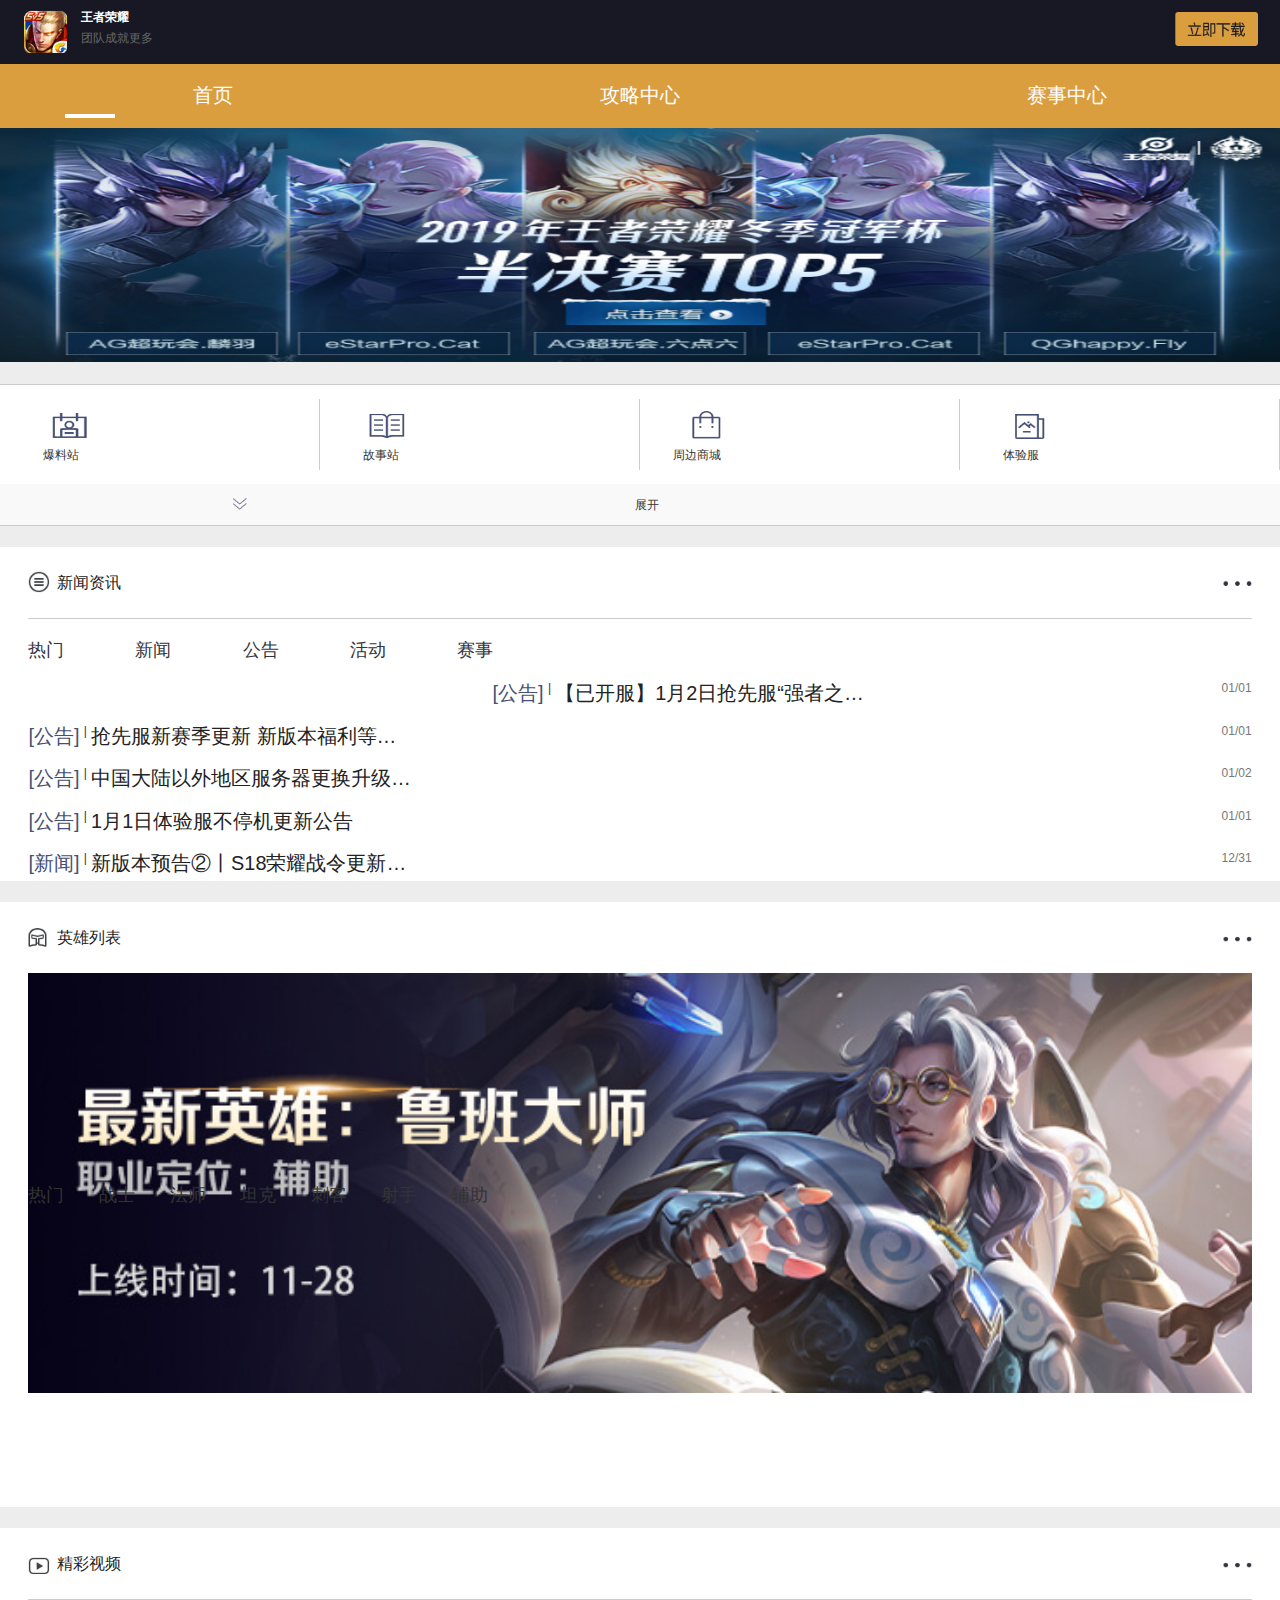
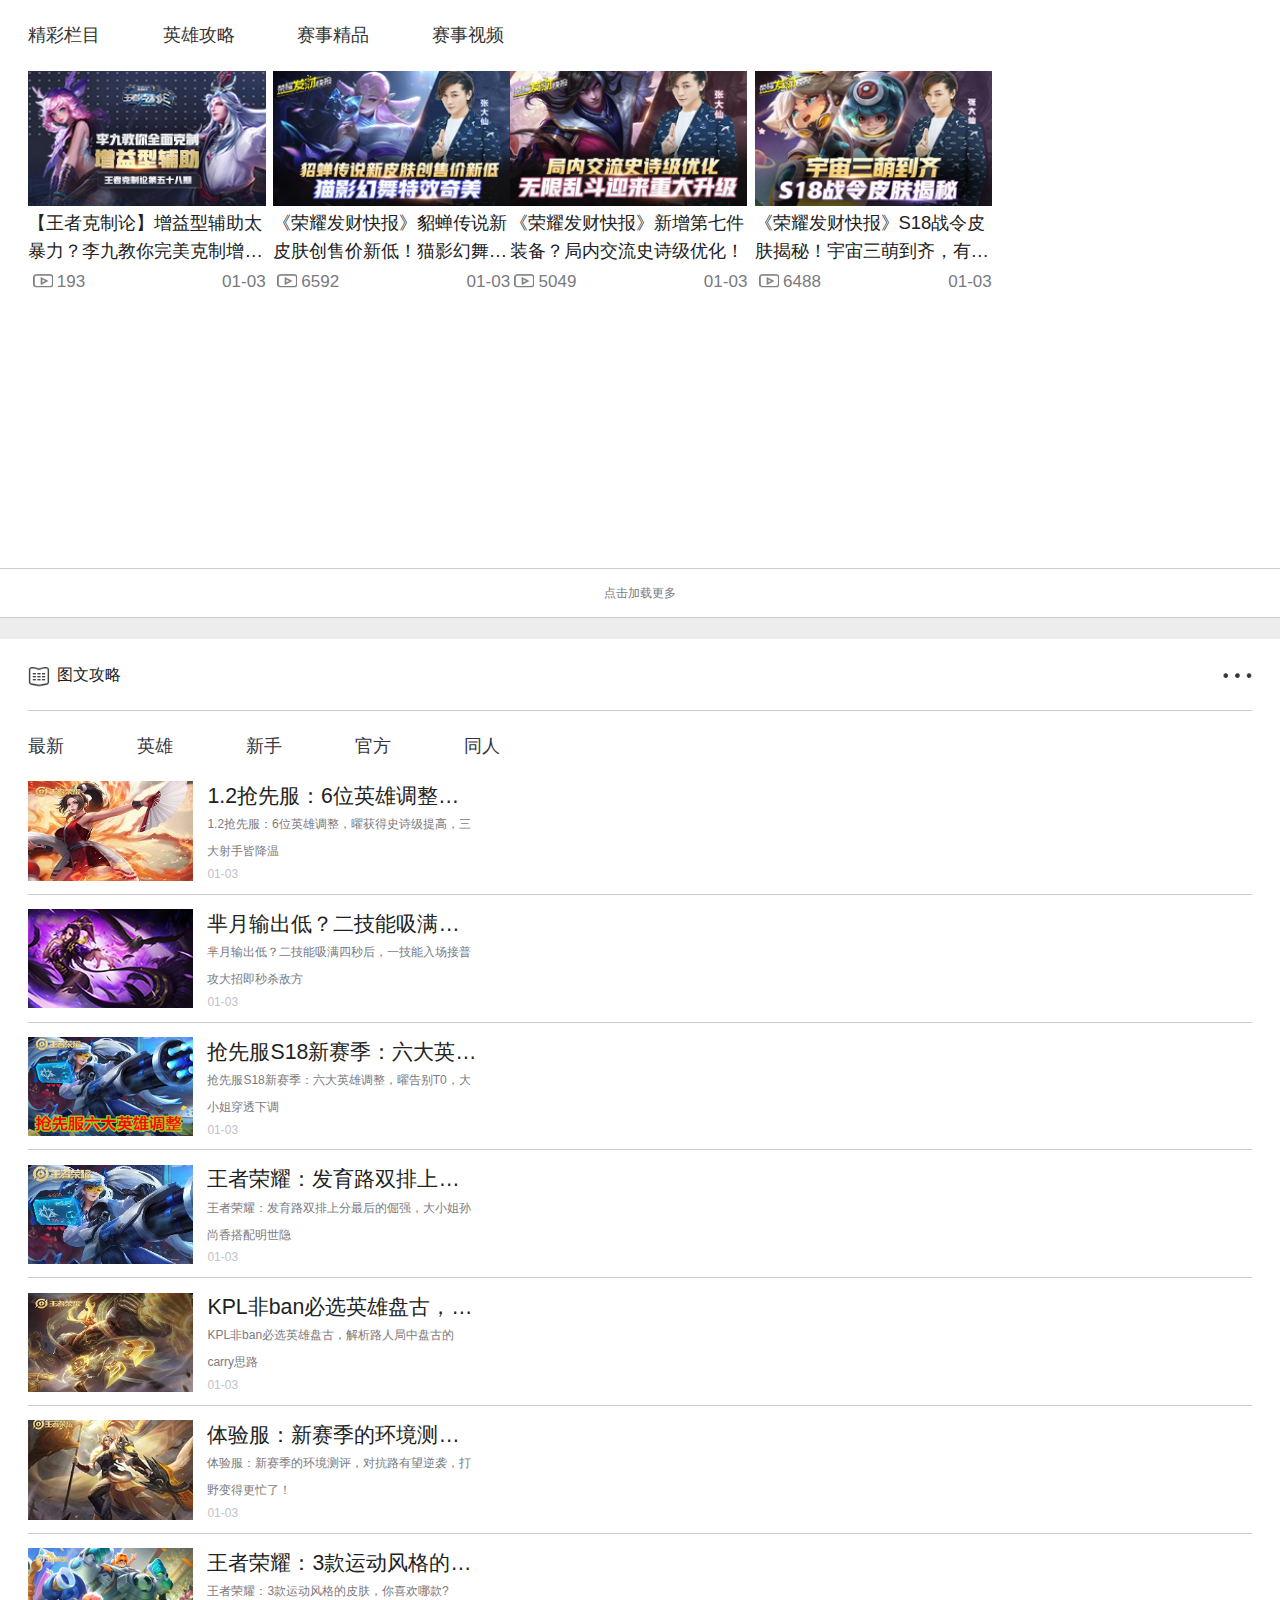
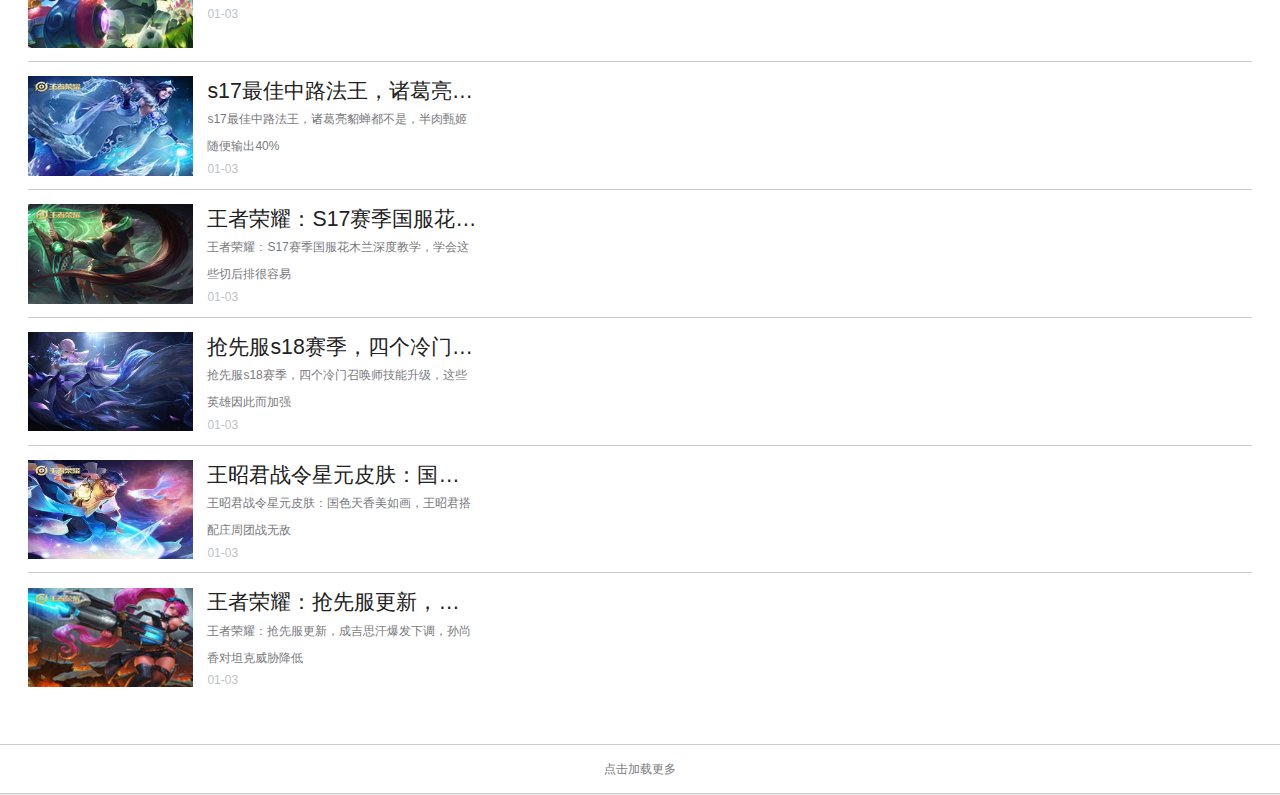
<file: index.html>
<!DOCTYPE html>
<html lang="en">

<head>
    <meta charset="UTF-8">
    <meta name="viewport" content="width=, initial-scale=1.0">
    <meta http-equiv="X-UA-Compatible" content="ie=edge">
    <title>Document</title>
    <script src="./js/flexible.debug.js"></script>
    <script src="./js/flexible_css.debug.js"></script>
    <link rel="stylesheet" href="./lib/reset/reset.css">
    <link rel="stylesheet" href="./css/common.css">
    <link rel="stylesheet" href="./css/index.css">
</head>

<body>
    <!-- 1、顶部 -->
    <div class="top">
        <div class="top-cont">
            <i class="top-cont-logo"></i>
            <div class="top-cont-title">
                <h2>王者荣耀</h2>
                <p>团队成就更多</p>
            </div>
        </div>
        <div class="top-button">
            <a href="#"></a>
        </div>
    </div>

    <!-- 2、顶部导航 -->
    <div class="top-nav">
        <a href="./index.html">首页</a>
        <a href="./strategy.html">攻略中心</a>
        <a href="./compete.html">赛事中心</a>
    </div>

    <!-- 3、轮播图 -->
    <div class="poster">
        <ul>
            <li><img src="./image/poster-2.jpeg" alt=""></li>
        </ul>
    </div>

    <!-- 4、主体导航 -->
    <nav>
        <ul class="mainnav">
            <li>
                <a href="">
                    <i></i>
                    <span>爆料站</span>
                </a>
            </li>
            <li>
                <a href="./story.html">
                    <i></i>
                    <span>故事站</span>
                </a>
            </li>
            <li>
                <a href="">
                    <i></i>
                    <span>周边商城</span>
                </a>
            </li>
            <li>
                <a href="">
                    <i></i>
                    <span>体验服</span>
                </a>
            </li>
        </ul>
        <div class="mainnav-more">
            <span>展开</span>
        </div>
    </nav>

    <!-- 5、新闻资讯 -->
    <div class="news">
        <!-- 5.1 新闻资讯标题 -->
        <div class="news-title">
            <i></i>
            <h2>新闻资讯</h2>
            <a href=""></a>
        </div>
        <!-- 5.2 新闻资讯内容 -->
        <div class="news-cont">
            <!-- 5.2.1 导航 -->
            <ul class="news-count-nav">
                <li>
                    <a href="">热门</a>
                    <a href="">新闻</a>
                    <a href="">公告</a>
                    <a href="">活动</a>
                    <a href="">赛事</a>
                </li>
            </ul>
            <!-- 5.2.2 列表 -->
            <ul class="news-count-list">
                <li>
                    <a href="">
                        <span class="cotegory">[公告]</span>
                        <span class="split">|</span>
                        <span class="title">【已开服】1月2日抢先服“强者之路”版本更新公告</span>
                        <span class="time">01/01</span>
                    </a>
                </li>
            </ul>
            <ul class="news-count-list">
                <li>
                    <a href="">
                        <span class="cotegory">[公告]</span>
                        <span class="split">|</span>
                        <span class="title">抢先服新赛季更新 新版本福利等你来拿</span>
                        <span class="time">01/01</span>
                    </a>
                </li>
            </ul>
            <ul class="news-count-list">
                <li>
                    <a href="">
                        <span class="cotegory">[公告]</span>
                        <span class="split">|</span>
                        <span class="title">中国大陆以外地区服务器更换升级公告</span>
                        <span class="time">01/02</span>
                    </a>
                </li>
            </ul>
            <ul class="news-count-list">
                <li>
                    <a href="">
                        <span class="cotegory">[公告]</span>
                        <span class="split">|</span>
                        <span class="title">1月1日体验服不停机更新公告</span>
                        <span class="time">01/01</span>
                    </a>
                </li>
            </ul>
            <ul class="news-count-list">
                <li>
                    <a href="">
                        <span class="cotegory">[新闻]</span>
                        <span class="split">|</span>
                        <span class="title">新版本预告②丨S18荣耀战令更新，昭君新衣抢先看！</span>
                        <span class="time">12/31</span>
                    </a>
                </li>
            </ul>
        </div>
    </div>

    <!-- 6、英雄列表 -->
    <div class="hero">
        <!-- 6.1 标题  -->
        <div class="hero-title">
            <i></i>
            <h2>英雄列表</h2>
            <a href=""></a>
        </div>
        <!-- 6.2 海报图 -->
        <div class="hero-poster">
            <img src="./image/poster-3.jpg" alt="">
        </div>
        <!-- 6.3 英雄分类 -->
        <div class="hero-sort">
            <!-- 6.3.1 英雄分类标题 -->
            <ul class="hero-sort-title">
                <li>
                    <a href="">热门</a>
                    <a href="">战士</a>
                    <a href="">法师</a>
                    <a href="">坦克</a>
                    <a href="">刺客</a>
                    <a href="">射手</a>
                    <a href="">辅助</a>
                </li>
            </ul>
            <!-- 6.3.2 英雄分类列表 -->
            <ul class="hero-sort-list">
                <li>
                    <a href="">
                        <img src="./image/kai.webp" alt="">
                        <p>凯</p>
                    </a>
                </li>
                <li>
                    <a href="">
                        <img src="./image/lubanqihao.jpg" alt="">
                        <p>鲁班七号</p>
                    </a>
                </li>
                <li>
                    <a href="">
                        <img src="./image/sunwukong.webp" alt="">
                        <p>孙悟空</p>
                    </a>
                </li>
                <li>
                    <a href="">
                        <img src="./image/houyi.webp" alt="">
                        <p>后裔</p>
                    </a>
                </li>
                <li>
                    <a href="">
                        <img src="./image/yase.webp" alt="">
                        <p>亚瑟</p>
                    </a>
                </li>
                <li>
                    <a href="">
                        <img src="./image/sunshangxiang.jpg" alt="">
                        <p>孙尚香</p>
                    </a>
                </li>
                <li>
                    <a href="">
                        <img src="./image/daji.jpg" alt="">
                        <p>妲己</p>
                    </a>
                </li>
                <li>
                    <a href="">
                        <img src="./image/diaochan.jpg" alt="">
                        <p>貂蝉</p>
                    </a>
                </li>
                <li>
                    <a href="">
                        <img src="./image/zhenji.jpg" alt="">
                        <p>甄姬</p>
                    </a>
                </li>
                <li>
                    <a href="">
                        <img src="./image/anqila.jpg" alt="">
                        <p>安琪拉</p>
                    </a>
                </li>
            </ul>
        </div>
    </div>

    <!-- 7、精彩视频 -->
    <div class="video">
        <!-- 7.1 标题 -->
        <div class="video-title">
            <i></i>
            <h2>精彩视频</h2>
            <a href=""></a>
        </div>
        <!-- 7.2 内容 -->
        <div class="video-cont"></div>
        <!-- 7.2.1 视频内容导航 -->
        <ul class="video-cont-nav">
            <li>
                <a href="">精彩栏目</a>
                <a href="">英雄攻略</a>
                <a href="">赛事精品</a>
                <a href="">赛事视频</a>
            </li>
        </ul>
        <!-- 7.2.2 视频内容列表 -->
        <ul class="video-cont-list">
            <li>
                <a href="">
                    <img src="./image/video-1.jpg" alt="">
                    <p>【王者克制论】增益型辅助太暴力？李九教你完美克制增益型辅助</p>
                </a>
                <i>193</i>
                <span>01-03</span>
            </li>
            <li>
                <a href="">
                    <img src="./image/video-2.jpg" alt="">
                    <p>《荣耀发财快报》貂蝉传说新皮肤创售价新低！猫影幻舞特效奇美</p>
                </a>
                <i>6592</i>
                <span>01-03</span>
            </li>
            <li>
                <a href="">
                    <img src="./image/video-3.jpg" alt="">
                    <p>《荣耀发财快报》新增第七件装备？局内交流史诗级优化！</p>
                </a>
                <i>5049</i>
                <span>01-03</span>
            </li>
            <li>
                <a href="">
                    <img src="./image/video-4.jpg" alt="">
                    <p>《荣耀发财快报》S18战令皮肤揭秘！宇宙三萌到齐，有内味了</p>
                </a>
                <i>6488</i>
                <span>01-03</span>
            </li>
        </ul>
    </div>
    <!-- 7.3 更多 -->
    <div class="video-more">
        <a href="">点击加载更多</a>
    </div>

    <!-- 8.图文攻略 -->
    <div class="imgtext">
        <!-- 8.1 图文攻略标题 -->
        <div class="imgtext-title">
            <i></i>
            <h2>图文攻略</h2>
            <a href=""></a>
        </div>
        <!-- 8.2 图文攻略内容 -->
        <ul class="imgtext-cont">
            <!-- 8.1.1 内容导航 -->
            <ul class="imgtext-cont-nav">
                <li>
                    <a href="">最新</a>
                    <a href="">英雄</a>
                    <a href="">新手</a>
                    <a href="">官方</a>
                    <a href="">同人</a>
                </li>
            </ul>
            <!-- 8.21.2 内容列表 -->
            <ul class="imgtext-cont-list">
                <li>
                    <a href="">
                        <img src="./image/imgtext-1.jpg" alt="">
                        <div class="imgtext-cont-list-text">
                            <h2>1.2抢先服：6位英雄调整，曜获得史诗级提高，三大射手皆降温</h2>
                            <span>1.2抢先服：6位英雄调整，曜获得史诗级提高，三大射手皆降温</span>
                            <p>01-03</p>
                        </div>
                    </a>
                </li>
                <li>
                    <img src="./image/imgtext-2.jpg" alt="">
                    <div class="imgtext-cont-list-text">
                        <h2>芈月输出低？二技能吸满四秒后，一技能入场接普攻大招即秒杀敌方</h2>
                        <span>芈月输出低？二技能吸满四秒后，一技能入场接普攻大招即秒杀敌方</span>
                        <p>01-03</p>
                    </div>
                </li>
                <li>
                    <img src="./image/imgtext-3.jpg" alt="">
                    <div class="imgtext-cont-list-text">
                        <h2>抢先服S18新赛季：六大英雄调整，曜告别T0，大小姐穿透下调</h2>
                        <span>抢先服S18新赛季：六大英雄调整，曜告别T0，大小姐穿透下调</span>
                        <p>01-03</p>
                    </div>
                </li>
                <li>
                    <img src="./image/imgtext-4.jpg" alt="">
                    <div class="imgtext-cont-list-text">
                        <h2>王者荣耀：发育路双排上分最后的倔强，大小姐孙尚香搭配明世隐</h2>
                        <span>王者荣耀：发育路双排上分最后的倔强，大小姐孙尚香搭配明世隐</span>
                        <p>01-03</p>
                    </div>
                </li>
                <li>
                    <img src="./image/imgtext-5.jpg" alt="">
                    <div class="imgtext-cont-list-text">
                        <h2>KPL非ban必选英雄盘古，解析路人局中盘古的carry思路</h2>
                        <span>KPL非ban必选英雄盘古，解析路人局中盘古的carry思路</span>
                        <p>01-03</p>
                    </div>
                </li>
                <li>
                    <img src="./image/imgtext-6.jpg" alt="">
                    <div class="imgtext-cont-list-text">
                        <h2>体验服：新赛季的环境测评，对抗路有望逆袭，打野变得更忙了！</h2>
                        <span>体验服：新赛季的环境测评，对抗路有望逆袭，打野变得更忙了！</span>
                        <p>01-03</p>
                    </div>
                </li>
                <li>
                    <img src="./image/imgtext-7.jpg" alt="">
                    <div class="imgtext-cont-list-text">
                        <h2>王者荣耀：3款运动风格的皮肤，你喜欢哪款?</h2>
                        <span>王者荣耀：3款运动风格的皮肤，你喜欢哪款?</span>
                        <p>01-03</p>
                    </div>
                </li>
                <li>
                    <img src="./image/imgtext-8.jpg" alt="">
                    <div class="imgtext-cont-list-text">
                        <h2>s17最佳中路法王，诸葛亮貂蝉都不是，半肉甄姬随便输出40%</h2>
                        <span>s17最佳中路法王，诸葛亮貂蝉都不是，半肉甄姬随便输出40%</span>
                        <p>01-03</p>
                    </div>
                </li>
                <li>
                    <img src="./image/imgtext-9.jpg" alt="">
                    <div class="imgtext-cont-list-text">
                        <h2>王者荣耀：S17赛季国服花木兰深度教学，学会这些切后排很容易</h2>
                        <span>王者荣耀：S17赛季国服花木兰深度教学，学会这些切后排很容易</span>
                        <p>01-03</p>
                    </div>
                </li>
                <li>
                    <img src="./image/imgtext-10.jpg" alt="">
                    <div class="imgtext-cont-list-text">
                        <h2>抢先服s18赛季，四个冷门召唤师技能升级，这些英雄因此而加强</h2>
                        <span>抢先服s18赛季，四个冷门召唤师技能升级，这些英雄因此而加强</span>
                        <p>01-03</p>
                    </div>
                </li>
                <li>
                    <img src="./image/imgtext-11.jpg" alt="">
                    <div class="imgtext-cont-list-text">
                        <h2>王昭君战令星元皮肤：国色天香美如画，王昭君搭配庄周团战无敌</h2>
                        <span>王昭君战令星元皮肤：国色天香美如画，王昭君搭配庄周团战无敌</span>
                        <p>01-03</p>
                    </div>
                </li>
                <li>
                    <img src="./image/imgtext-12.jpg" alt="">
                    <div class="imgtext-cont-list-text">
                        <h2>王者荣耀：抢先服更新，成吉思汗爆发下调，孙尚香对坦克威胁降低</h2>
                        <span>王者荣耀：抢先服更新，成吉思汗爆发下调，孙尚香对坦克威胁降低</span>
                        <p>01-03</p>
                    </div>
                </li>
            </ul>
    </div>
    </div>
    <!-- 8.3 更多 -->
    <div class="video-more">
        <a href="">点击加载更多</a>
    </div>
</body>

</html>
</file>
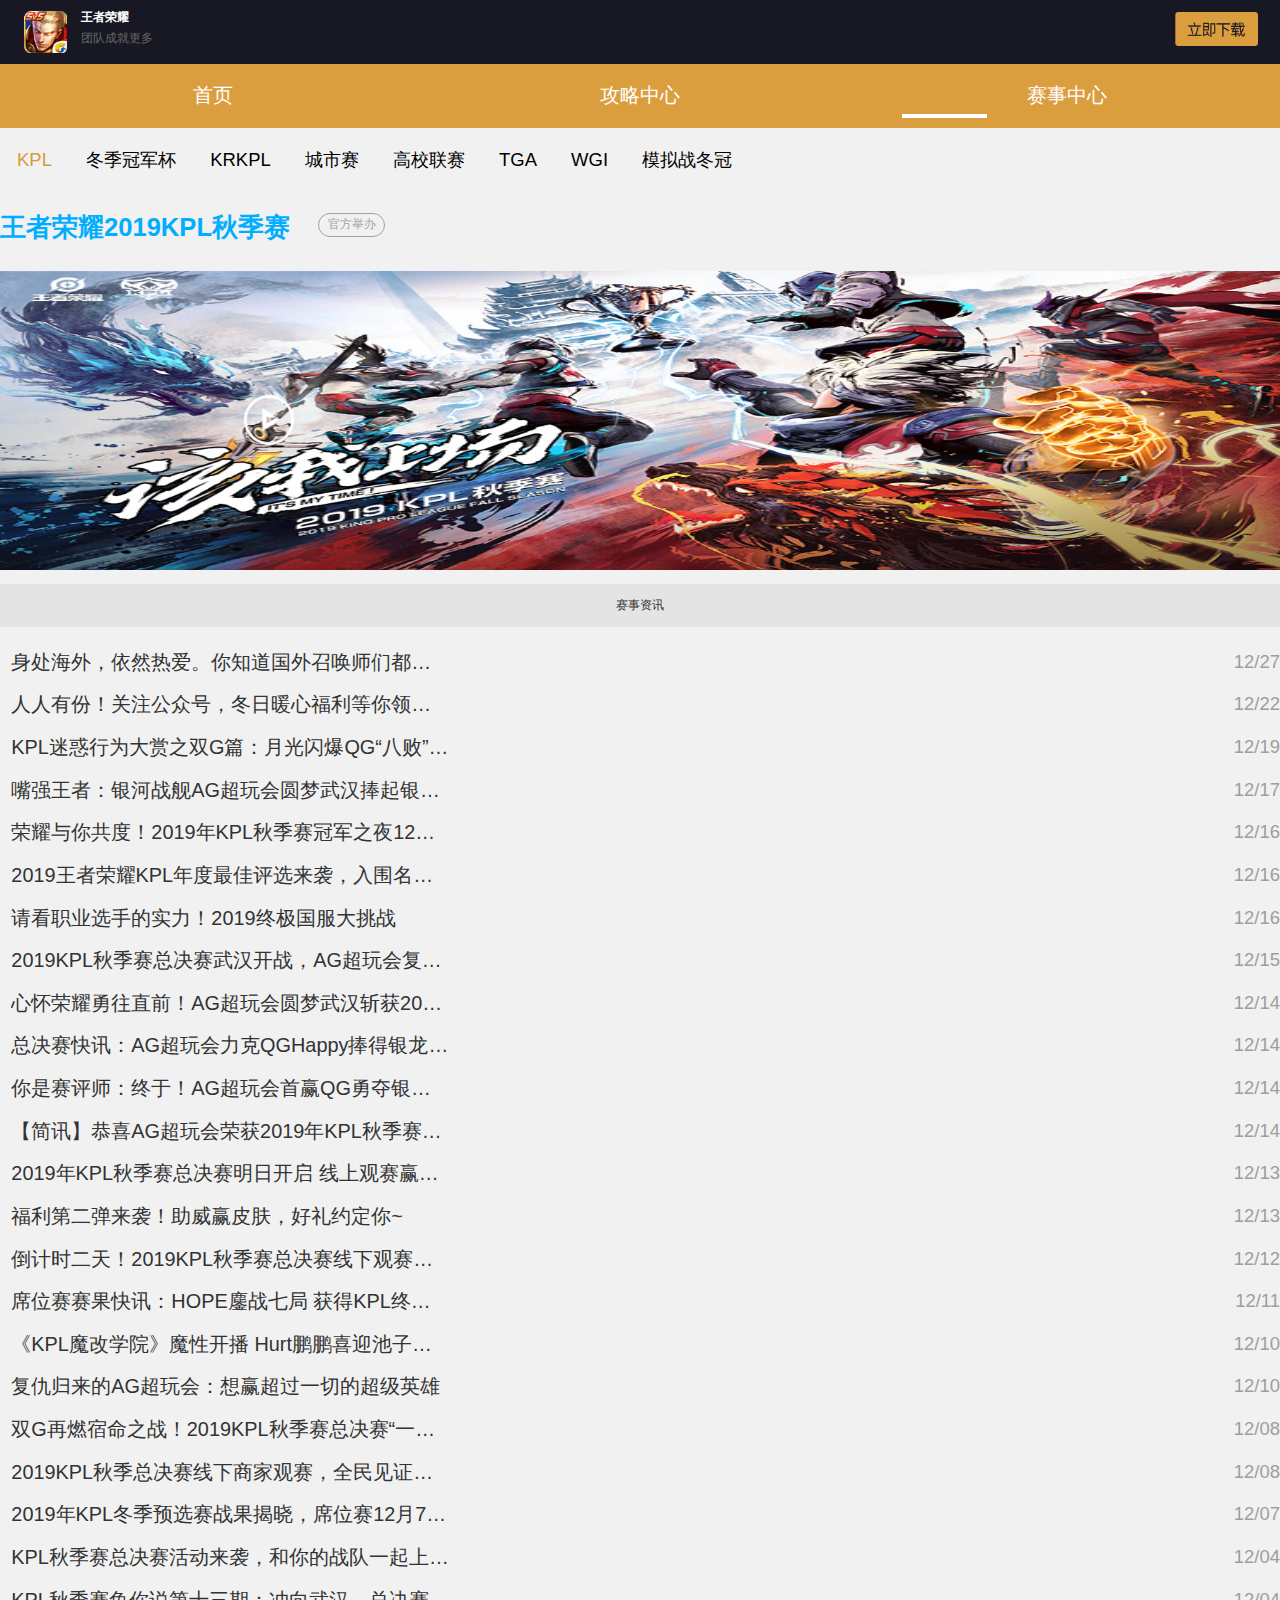
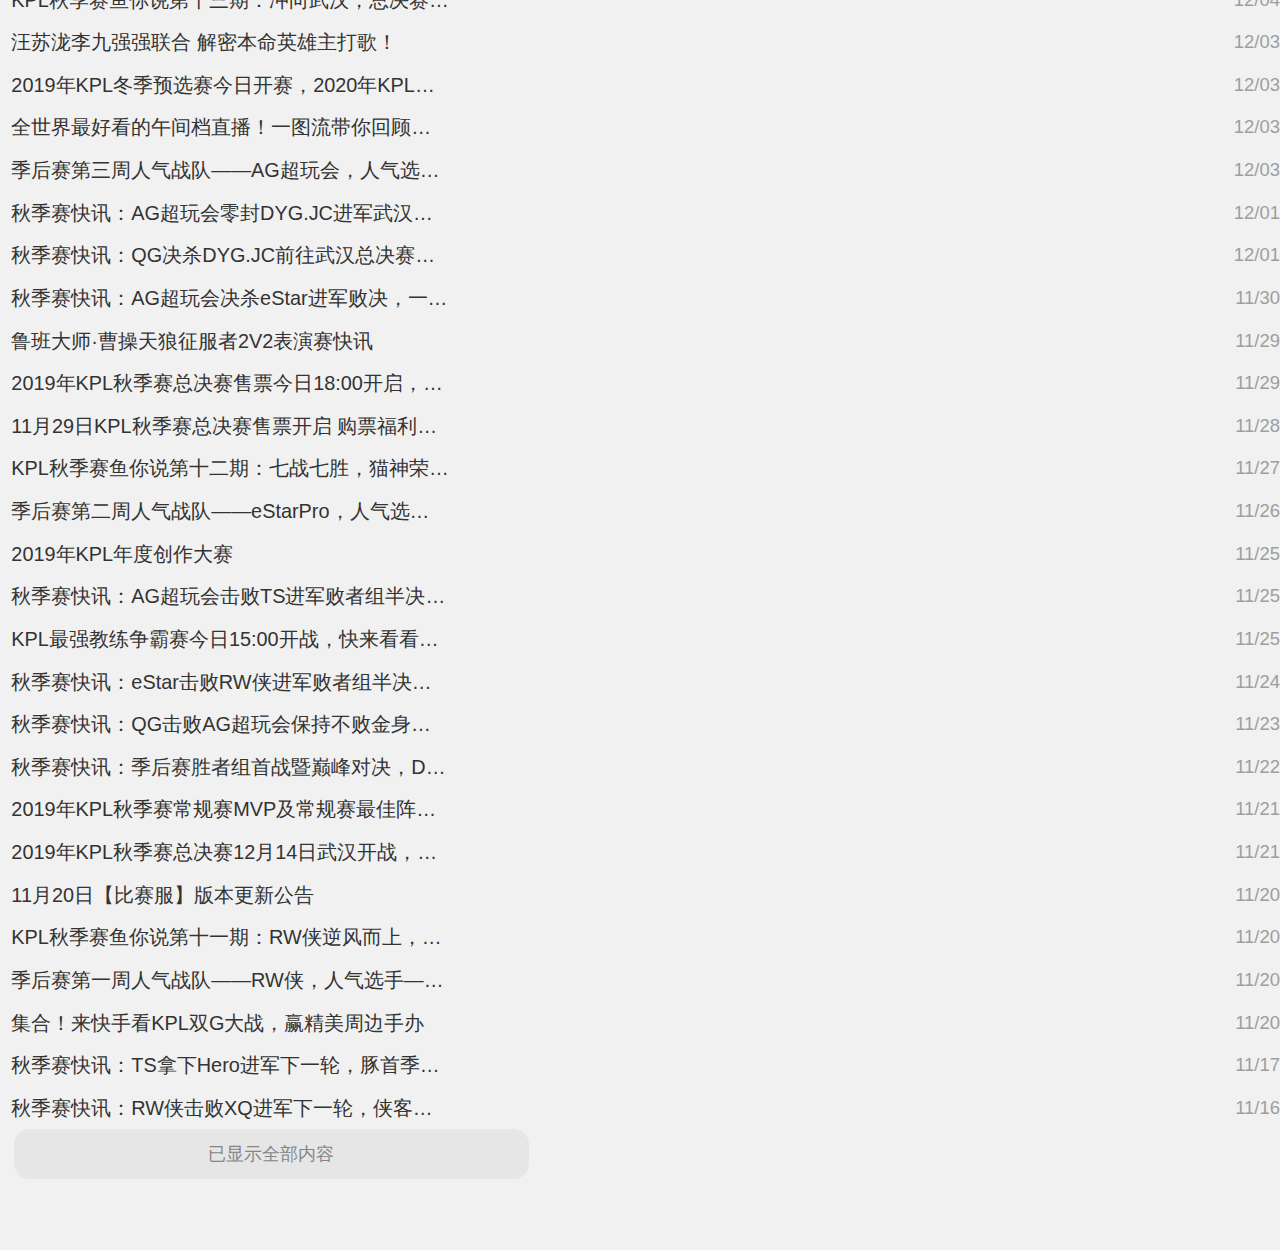
<file: compete.html>
<!DOCTYPE html>
<html lang="en">

<head>
    <meta charset="UTF-8">
    <meta name="viewport" content="width=device-width, initial-scale=1.0">
    <meta http-equiv="X-UA-Compatible" content="ie=edge">
    <title>Document</title>
    <script src="./js/flexible.debug.js"></script>
    <script src="./js/flexible_css.debug.js"></script>
    <link rel="stylesheet" href="./lib/reset/reset.css">
    <link rel="stylesheet" href="./css/common.css">
    <link rel="stylesheet" href="./css/compete.css">
</head>

<body>
    <!-- 1、顶部 -->
    <div class="top">
        <div class="top-cont">
            <i class="top-cont-logo"></i>
            <div class="top-cont-title">
                <h2>王者荣耀</h2>
                <p>团队成就更多</p>
            </div>
        </div>
        <div class="top-button">
            <a href="#"></a>
        </div>
    </div>

    <!-- 2、顶部导航 -->
    <div class="top-nav">
        <a href="./index.html">首页</a>
        <a href="./strategy.html">攻略中心</a>
        <a href="./compete.html">赛事中心</a>
    </div>

    <!-- 3、导航 -->
    <nav>
        <ul class="nav">
            <li><a href="">KPL</a></li>
            <li><a href="">冬季冠军杯</a></li>
            <li><a href="">KRKPL</a></li>
            <li><a href="">城市赛</a></li>
            <li><a href="">高校联赛</a></li>
            <li><a href="">TGA</a></li>
            <li><a href="">WGI</a></li>
            <li><a href="">模拟战冬冠</a></li>
        </ul>
    </nav>

    <!-- 4、标题 -->
    <div class="title">
        <h2>王者荣耀2019KPL秋季赛</h2>
        <span>官方举办</span>
    </div>

    <!-- 5、海报 -->
    <div class="poster">
        <img src="./image/compete-1.jpg" alt="">
        <img src="./image/plater_icon.png" alt="" class="poster-icon">
    </div>

    <!-- 6、赛事资讯 -->
    <div class="inform">
        <a href="">赛事资讯</a>
    </div>

    <!-- 7、资讯列表 -->
    <div class="infrom-list">
        <ul>
            <li>
                <a href="">身处海外，依然热爱。你知道国外召唤师们都是怎么追KPL的吗？</a>
                <p>12/27</p>
            </li>
            <li>
                <a href="">人人有份！关注公众号，冬日暖心福利等你领取！</a>
                <p>12/22</p>
            </li>
            <li>
                <a href="">KPL迷惑行为大赏之双G篇：月光闪爆QG“八败”之交为哪般？</a>
                <p>12/19</p>
            </li>
            <li>
                <a href="">嘴强王者：银河战舰AG超玩会圆梦武汉捧起银龙杯，大家最想说什么？</a>
                <p>12/17</p>
            </li>
            <li>
                <a href="">荣耀与你共度！2019年KPL秋季赛冠军之夜12月18日18:00温馨开启</a>
                <p>12/16</p>
            </li>
            <li>
                <a href="">2019王者荣耀KPL年度最佳评选来袭，入围名单与评选规则公布</a>
                <p>12/16</p>
            </li>
            <li>
                <a href="">请看职业选手的实力！2019终极国服大挑战</a>
                <p>12/16</p>
            </li>
            <li>
                <a href="">2019KPL秋季赛总决赛武汉开战，AG超玩会复仇QGhappy首次捧起银龙杯</a>
                <p>12/15</p>
            </li>
            <li>
                <a href="">心怀荣耀勇往直前！AG超玩会圆梦武汉斩获2019年KPL秋季赛总冠军</a>
                <p>12/14</p>
            </li>
            <li>
                <a href="">总决赛快讯：AG超玩会力克QGHappy捧得银龙杯，老帅发挥抢眼荣获总决赛MVP</a>
                <p>12/14</p>
            </li>
            <li>
                <a href="">你是赛评师：终于！AG超玩会首赢QG勇夺银龙杯，你想对总冠军AG说点什么？</a>
                <p>12/14</p>
            </li>
            <li>
                <a href="">【简讯】恭喜AG超玩会荣获2019年KPL秋季赛总冠军</a>
                <p>12/14</p>
            </li>
            <li>
                <a href="">2019年KPL秋季赛总决赛明日开启 线上观赛赢海量福利</a>
                <p>12/13</p>
            </li>
            <li>
                <a href="">福利第二弹来袭！助威赢皮肤，好礼约定你~</a>
                <p>12/13</p>
            </li>
            <li>
                <a href="">倒计时二天！2019KPL秋季赛总决赛线下观赛指南来袭</a>
                <p>12/12</p>
            </li>
            <li>
                <a href="">席位赛赛果快讯：HOPE鏖战七局 获得KPL终审资格</a>
                <p>12/11</p>
            </li>
            <li>
                <a href="">《KPL魔改学院》魔性开播 Hurt鹏鹏喜迎池子猩猩“嘴战”</a>
                <p>12/10</p>
            </li>
            <li>
                <a href="">复仇归来的AG超玩会：想赢超过一切的超级英雄</a>
                <p>12/10</p>
            </li>
            <li>
                <a href="">双G再燃宿命之战！2019KPL秋季赛总决赛“一起上场一起赢”！</a>
                <p>12/08</p>
            </li>
            <li>
                <a href="">2019KPL秋季总决赛线下商家观赛，全民见证荣耀时刻！</a>
                <p>12/08</p>
            </li>
            <li>
                <a href="">2019年KPL冬季预选赛战果揭晓，席位赛12月7日开战</a>
                <p>12/07</p>
            </li>
            <li>
                <a href="">KPL秋季赛总决赛活动来袭，和你的战队一起上场一起赢！</a>
                <p>12/04</p>
            </li>
            <li>
                <a href="">KPL秋季赛鱼你说第十三期：冲向武汉，总决赛上演“双G”大战</a>
                <p>12/04</p>
            </li>
            <li>
                <a href="">汪苏泷李九强强联合 解密本命英雄主打歌！</a>
                <p>12/03</p>
            </li>
            <li>
                <a href="">2019年KPL冬季预选赛今日开赛，2020年KPL席位之争一触即发</a>
                <p>12/03</p>
            </li>
            <li>
                <a href="">全世界最好看的午间档直播！一图流带你回顾午间碰碰车第四周</a>
                <p>12/03</p>
            </li>
            <li>
                <a href="">季后赛第三周人气战队——AG超玩会，人气选手——eStarPro.Cat</a>
                <p>12/03</p>
            </li>
            <li>
                <a href="">秋季赛快讯：AG超玩会零封DYG.JC进军武汉总决，双G大战再升级</a>
                <p>12/01</p>
            </li>
            <li>
                <a href="">秋季赛快讯：QG决杀DYG.JC前往武汉总决赛，老年人770盾山“挖坑”证明自己</a>
                <p>12/01</p>
            </li>
            <li>
                <a href="">秋季赛快讯：AG超玩会决杀eStar进军败决，一诺公孙离射手开团逆转战局</a>
                <p>11/30</p>
            </li>
            <li>
                <a href="">鲁班大师·曹操天狼征服者2V2表演赛快讯</a>
                <p>11/29</p>
            </li>
            <li>
                <a href="">2019年KPL秋季赛总决赛售票今日18:00开启，购票福利点击查看！</a>
                <p>11/29</p>
            </li>
            <li>
                <a href="">11月29日KPL秋季赛总决赛售票开启 购票福利惊喜大曝光</a>
                <p>11/28</p>
            </li>
            <li>
                <a href="">KPL秋季赛鱼你说第十二期：七战七胜，猫神荣获常规赛MVP</a>
                <p>11/27</p>
            </li>
            <li>
                <a href="">季后赛第二周人气战队——eStarPro，人气选手——eStarPro.Cat</a>
                <p>11/26</p>
            </li>
            <li>
                <a href="">2019年KPL年度创作大赛</a>
                <p>11/25</p>
            </li>
            <li>
                <a href="">秋季赛快讯：AG超玩会击败TS进军败者组半决赛，银河战舰败者组再起航</a>
                <p>11/25</p>
            </li>
            <li>
                <a href="">KPL最强教练争霸赛今日15:00开战，快来看看谁才是教练界的王者？</a>
                <p>11/25</p>
            </li>
            <li>
                <a href="">秋季赛快讯：eStar击败RW侠进军败者组半决赛，胜不骄败不馁星辰依旧闪耀</a>
                <p>11/24</p>
            </li>
            <li>
                <a href="">秋季赛快讯：QG击败AG超玩会保持不败金身，飞牛露娜再现决胜局</a>
                <p>11/23</p>
            </li>
            <li>
                <a href="">秋季赛快讯：季后赛胜者组首战暨巅峰对决，DYG.JC复刻常规赛“双杀”eStar</a>
                <p>11/22</p>
            </li>
            <li>
                <a href="">2019年KPL秋季赛常规赛MVP及常规赛最佳阵容获奖者出炉</a>
                <p>11/21</p>
            </li>
            <li>
                <a href="">2019年KPL秋季赛总决赛12月14日武汉开战，售票窗口11月29日开启</a>
                <p>11/21</p>
            </li>
            <li>
                <a href="">11月20日【比赛服】版本更新公告</a>
                <p>11/20</p>
            </li>
            <li>
                <a href="">KPL秋季赛鱼你说第十一期：RW侠逆风而上，TS出奇招战胜宿敌</a>
                <p>11/20</p>
            </li>
            <li>
                <a href="">季后赛第一周人气战队——RW侠，人气选手——Hero.久诚</a>
                <p>11/20</p>
            </li>
            <li>
                <a href="">集合！来快手看KPL双G大战，赢精美周边手办</a>
                <p>11/20</p>
            </li>
            <li>
                <a href="">秋季赛快讯：TS拿下Hero进军下一轮，豚首季后赛二连胜显现黑马之势</a>
                <p>11/17</p>
            </li>

            <li>
                <a href="">秋季赛快讯：RW侠击败XQ进军下一轮，侠客行第二步零封东部黑马XQ</a>
                <p>11/16</p>
            </li>
        </ul>
    </div>

    <!-- 8、已显示全部内容 -->
    <div class="fullcont">
        <h3>已显示全部内容</h3>
    </div>
</body>

</html>
</file>
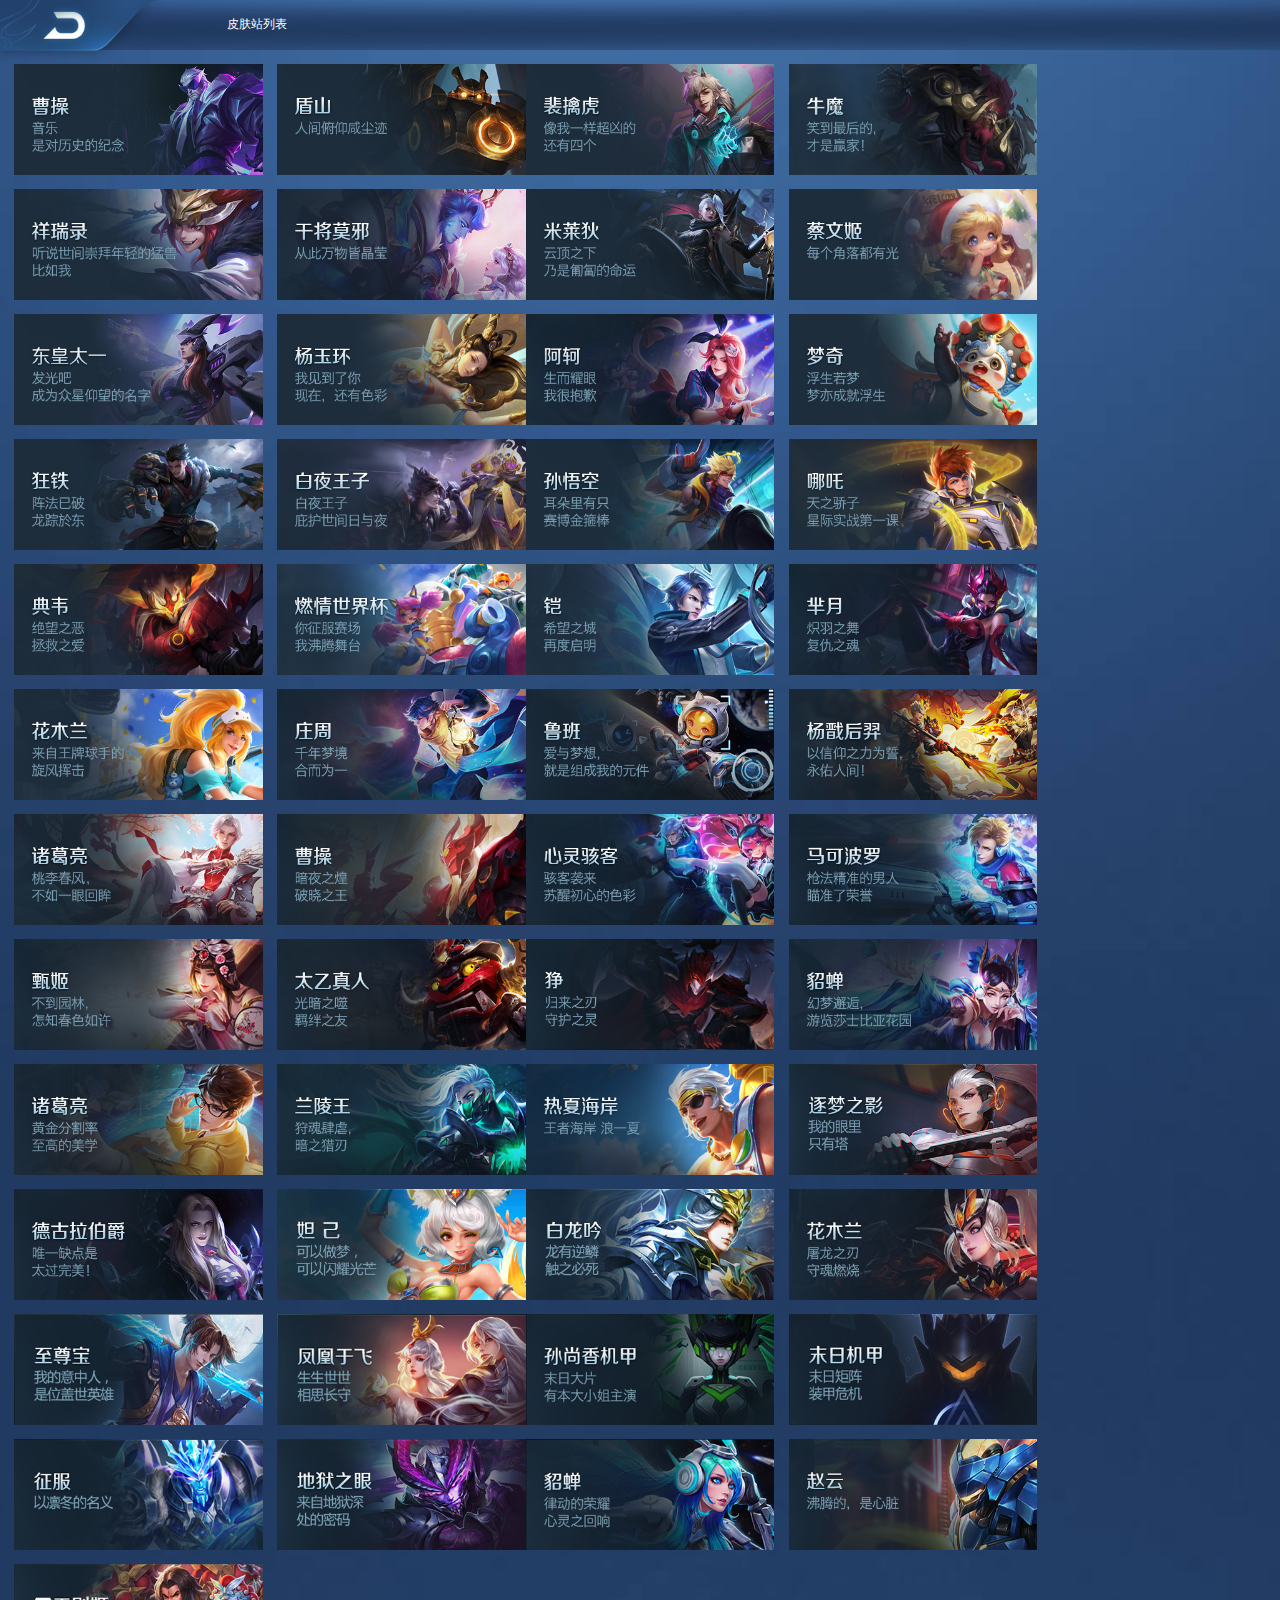
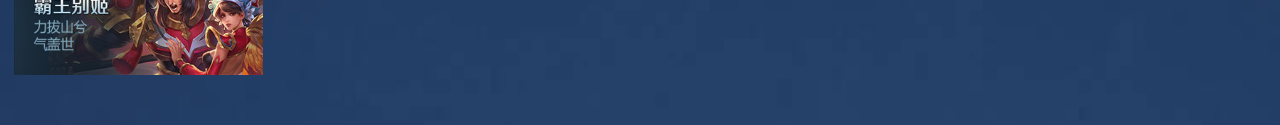
<file: hero_skin.html>
<!DOCTYPE html>
<html lang="en">

<head>
    <meta charset="UTF-8">
    <meta name="viewport" content="width=device-width, initial-scale=1.0">
    <meta http-equiv="X-UA-Compatible" content="ie=edge">
    <title>Document</title>
    <script src="./js/flexible.debug.js"></script>
    <script src="./js/flexible_css.debug.js"></script>
    <link rel="stylesheet" href="./lib/reset/reset.css">
    <link rel="stylesheet" href="./css/common.css">
    <link rel="stylesheet" href="./css/hero_skin.css">
</head>

<body>
    <!-- 1、顶部导航 -->
    <div class="topnav">
        <a href="story.html"><img src="./image/button.png" alt=""></a>
        <p>皮肤站列表</p>
    </div>

    
    <main>
        <ul class="main-ul">
            <li class="main-list">
                <a href="">
                    <img src="./image/skin-ccao.jpg" alt="">
                </a>
            </li>
            <li class="main-list">
                <a href="">
                    <img src="./image/skin-dunshan.jpg" alt="">
                </a>
            </li>
            <li class="main-list">
                <a href="">
                    <img src="./image/skin-peiqinhu.jpg" alt="">
                </a>
            </li>
            <li class="main-list">
                <a href="">
                    <img src="./image/skin-niumo.jpg" alt="">
                </a>
            </li>
            <li class="main-list">
                <a href="">
                    <img src="./image/skin-xuance.jpg" alt="">
                </a>
            </li>
            <li class="main-list">
                <a href="">
                    <img src="./image/skin-ganjiang.jpg" alt="">
                </a>
            </li>
            <li class="main-list">
                <a href="">
                    <img src="./image/skin-milaidi.jpg" alt="">
                </a>
            </li>
            <li class="main-list">
                <a href="">
                    <img src="./image/skin-caiwenjishengdan.jpg" alt="">
                </a>
            </li>
            <li class="main-list">
                <a href="">
                    <img src="./image/skin-donghuang.jpg" alt="">
                </a>
            </li>
            <li class="main-list">
                <a href="">
                    <img src="./image/skin-yangyuhuan.jpg" alt="">
                </a>
            </li>
            <li class="main-list">
                <a href="">
                    <img src="./image/skin-ake.jpg" alt="">
                </a>
            </li>
            <li class="main-list">
                <a href="">
                    <img src="./image/skin-mengqi.jpg" alt="">
                </a>
            </li>
            <li class="main-list">
                <a href="">
                    <img src="./image/skin-kuangtie.jpg" alt="">
                </a>
            </li>
            <li class="main-list">
                <a href="">
                    <img src="./image/skin-yingzheng.jpg" alt="">
                </a>
            </li>
            <li class="main-list">
                <a href="">
                    <img src="./image/skin-sunwukong.jpg" alt="">
                </a>
            </li>
            <li class="main-list">
                <a href="">
                    <img src="./image/skin-nezha.jpg" alt="">
                </a>
            </li>
            <li class="main-list">
                <a href="">
                    <img src="./image/skin-dianwei.jpg" alt="">
                </a>
            </li>
            <li class="main-list">
                <a href="">
                    <img src="./image/skin-caiwenji.jpg" alt="">
                </a>
            </li>
            <li class="main-list">
                <a href="">
                    <img src="./image/skin-kai.jpg" alt="">
                </a>
            </li>
            <li class="main-list">
                <a href="">
                    <img src="./image/skin-miyue.jpg" alt="">
                </a>
            </li>
            <li class="main-list">
                <a href="">
                    <img src="./image/skin-hmlxingyuan.jpg" alt="">
                </a>
            </li>
            <li class="main-list">
                <a href="">
                    <img src="./image/skin-zhuangzhou.png" alt="">
                </a>
            </li>
            <li class="main-list">
                <a href="">
                    <img src="./image/skin-luban.png" alt="">
                </a>
            </li>
            <li class="main-list">
                <a href="">
                    <img src="./image/skin-yangjianhouyi.png" alt="">
                </a>
            </li>
            <li class="main-list">
                <a href="">
                    <img src="./image/skin-wulingxianjun.jpg" alt="">
                </a>
            </li>
            <li class="main-list">
                <a href="">
                    <img src="./image/skin-caocao.jpg" alt="">
                </a>
            </li>
            <li class="main-list">
                <a href="">
                    <img src="./image/skin-anqila.jpg" alt="">
                </a>
            </li>
            <li class="main-list">
                <a href="">
                    <img src="./image/skin-make.jpg" alt="">
                </a>
            </li>
            <li class="main-list">
                <a href="">
                    <img src="./image/skin-zhenji.jpg" alt="">
                </a>
            </li>
            <li class="main-list">
                <a href="">
                    <img src="./image/skin-taiyizhenren.jpg" alt="">
                </a>
            </li>
            <li class="main-list">
                <a href="">
                    <img src="./image/skin-baiqi.jpg" alt="">
                </a>
            </li>
            <li class="main-list">
                <a href="">
                    <img src="./image/skin-zhongxiaye.jpg" alt="">
                </a>
            </li>
            <li class="main-list">
                <a href="">
                    <img src="./image/skin-zhugeliang.jpg" alt="">
                </a>
            </li>
            <li class="main-list">
                <a href="">
                    <img src="./image/skin-lanlingwang.jpg" alt="">
                </a>
            </li>
            <li class="main-list">
                <a href="">
                    <img src="./image/skin-xiahoudun.jpg" alt="">
                </a>
            </li>
            <li class="main-list">
                <a href="">
                    <img src="./image/skin-hanxin.jpg" alt="">
                </a>
            </li>
            <li class="main-list">
                <a href="">
                    <img src="./image/skin-bojue.jpg" alt="">
                </a>
            </li>
            <li class="main-list">
                <a href="">
                    <img src="./image/skin-daji.jpg" alt="">
                </a>
            </li>
            <li class="main-list">
                <a href="">
                    <img src="./image/skin-bailongyin.jpg" alt="">
                </a>
            </li>
            <li class="main-list">
                <a href="">
                    <img src="./image/skin-huamulan.jpg" alt="">
                </a>
            </li>
            <li class="main-list">
                <a href="">
                    <img src="./image/skin-zhizunbao.jpg" alt="">
                </a>
            </li>
            <li class="main-list">
                <a href="">
                    <img src="./image/skin-fenghuangyufei.jpg" alt="">
                </a>
            </li>
            <li class="main-list">
                <a href="">
                    <img src="./image/skin-sunshangxiang.jpg" alt="">
                </a>
            </li>
            <li class="main-list">
                <a href="">
                    <img src="./image/skin-lvbu.jpg" alt="">
                </a>
            </li>
            <li class="main-list">
                <a href="">
                    <img src="./image/skin-guanyu.jpg" alt="">
                </a>
            </li>
            <li class="main-list">
                <a href="">
                    <img src="./image/skin-gongben.jpg" alt="">
                </a>
            </li>
            <li class="main-list">
                <a href="">
                    <img src="./image/skin-diaochan.jpg" alt="">
                </a>
            </li>
            <li class="main-list">
                <a href="">
                    <img src="./image/skin-zhaoyun.png" alt="">
                </a>
            </li>
            <li class="main-list">
                <a href="">
                    <img src="./image/skin-bawangbieji.jpg" alt="">
                </a>
            </li>
        </ul>
    </main>

</body>

</html>
</file>
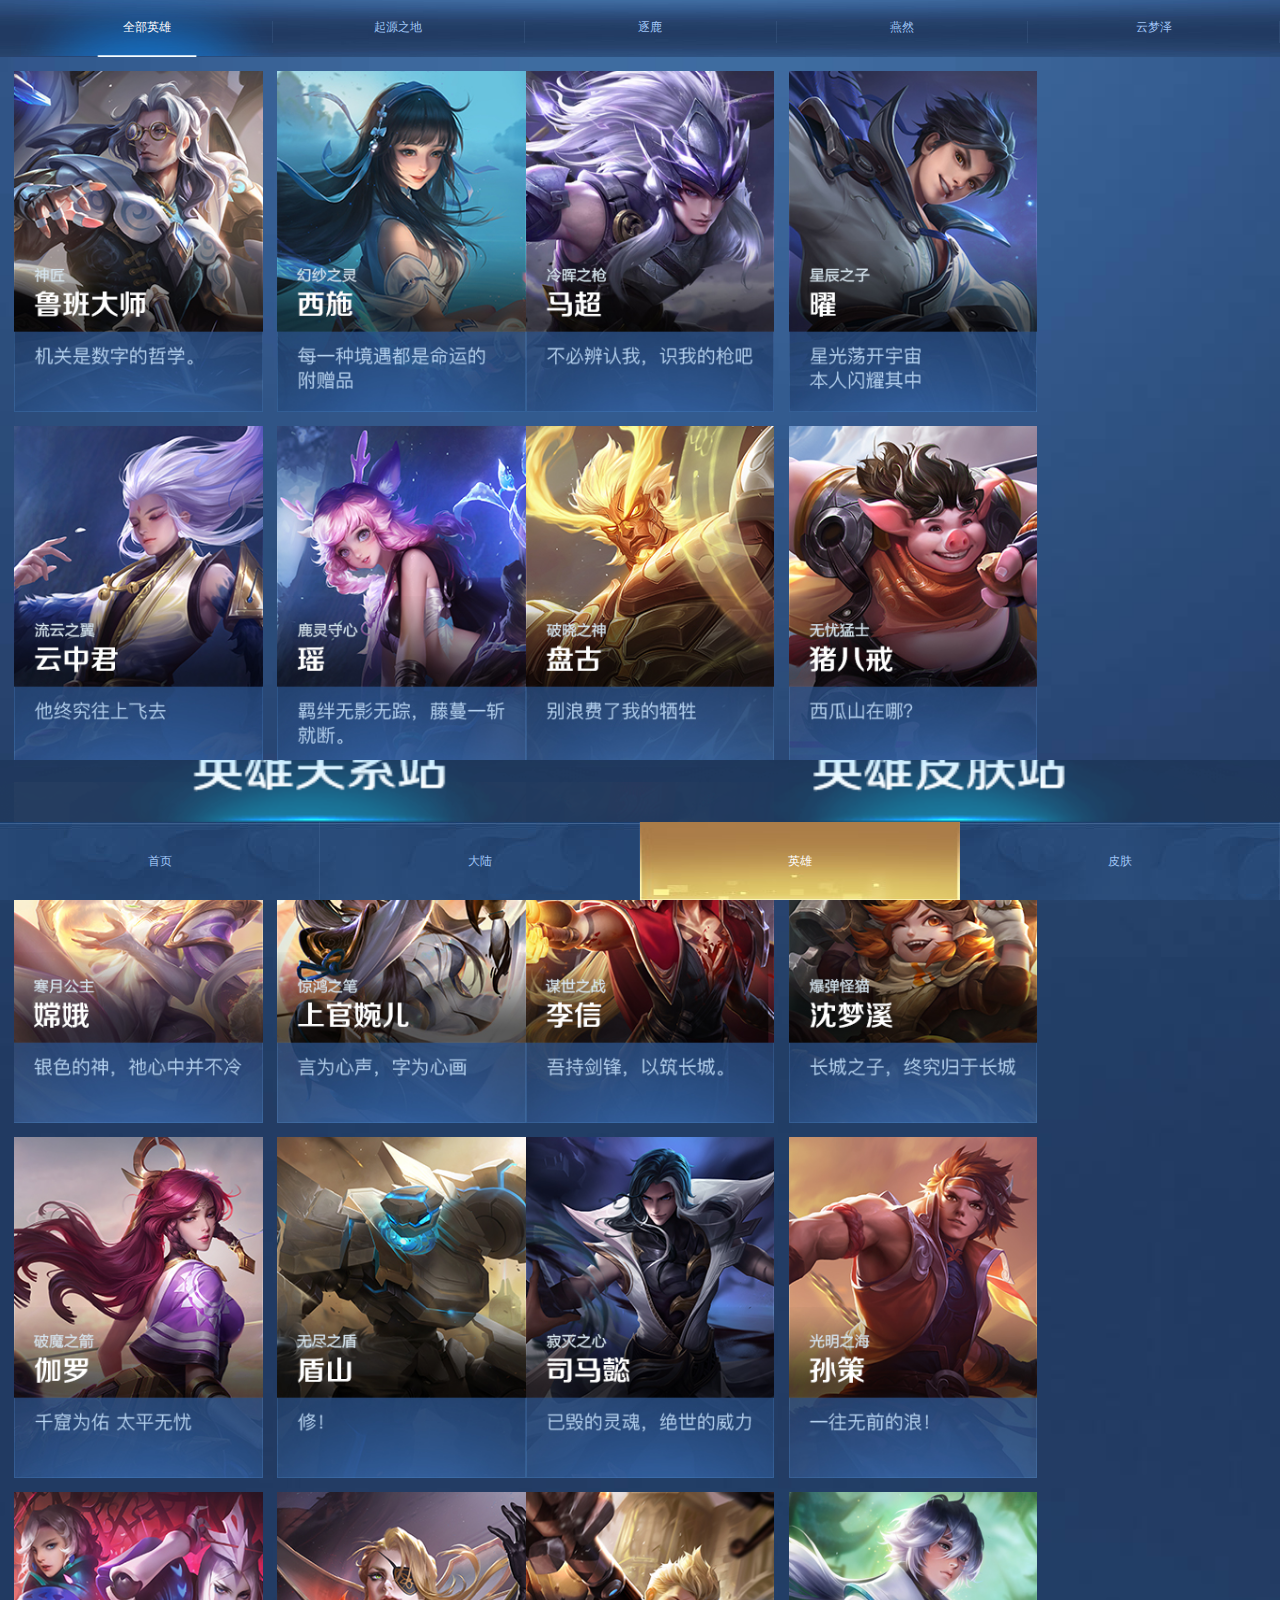
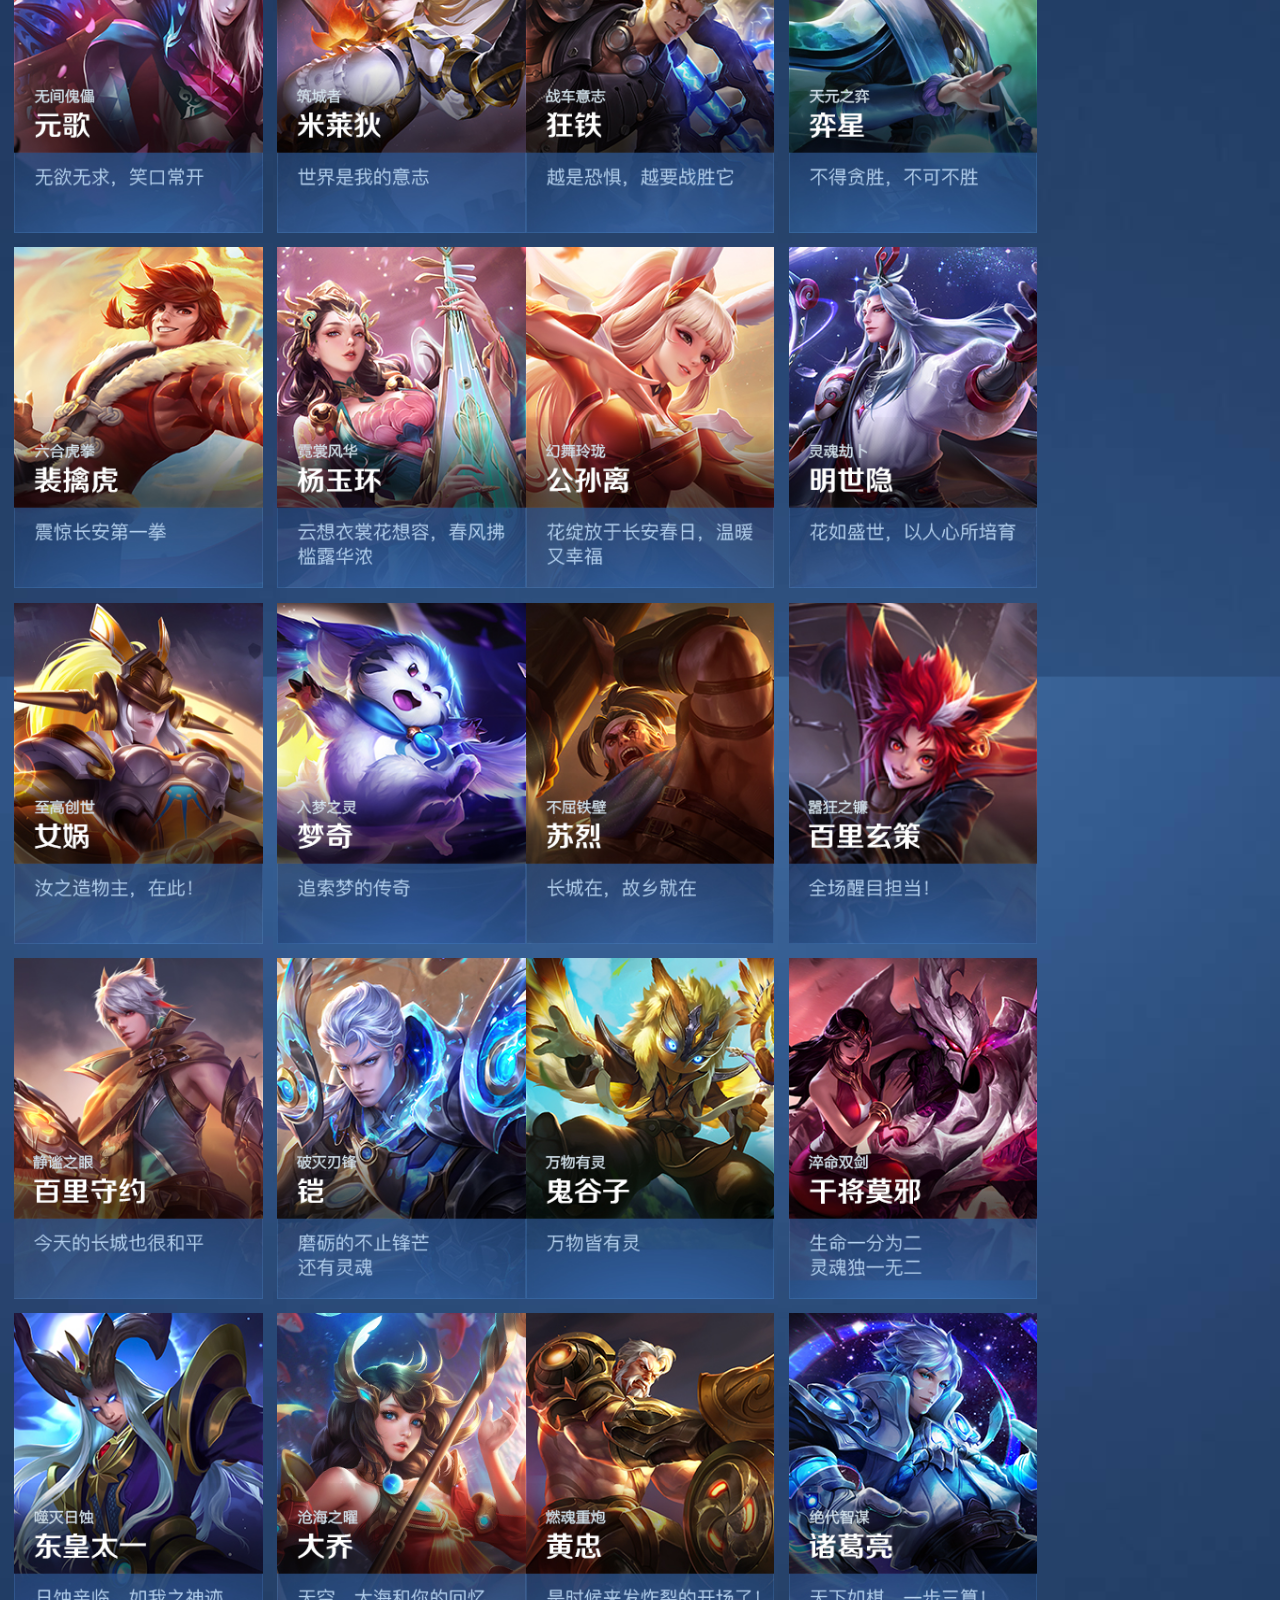
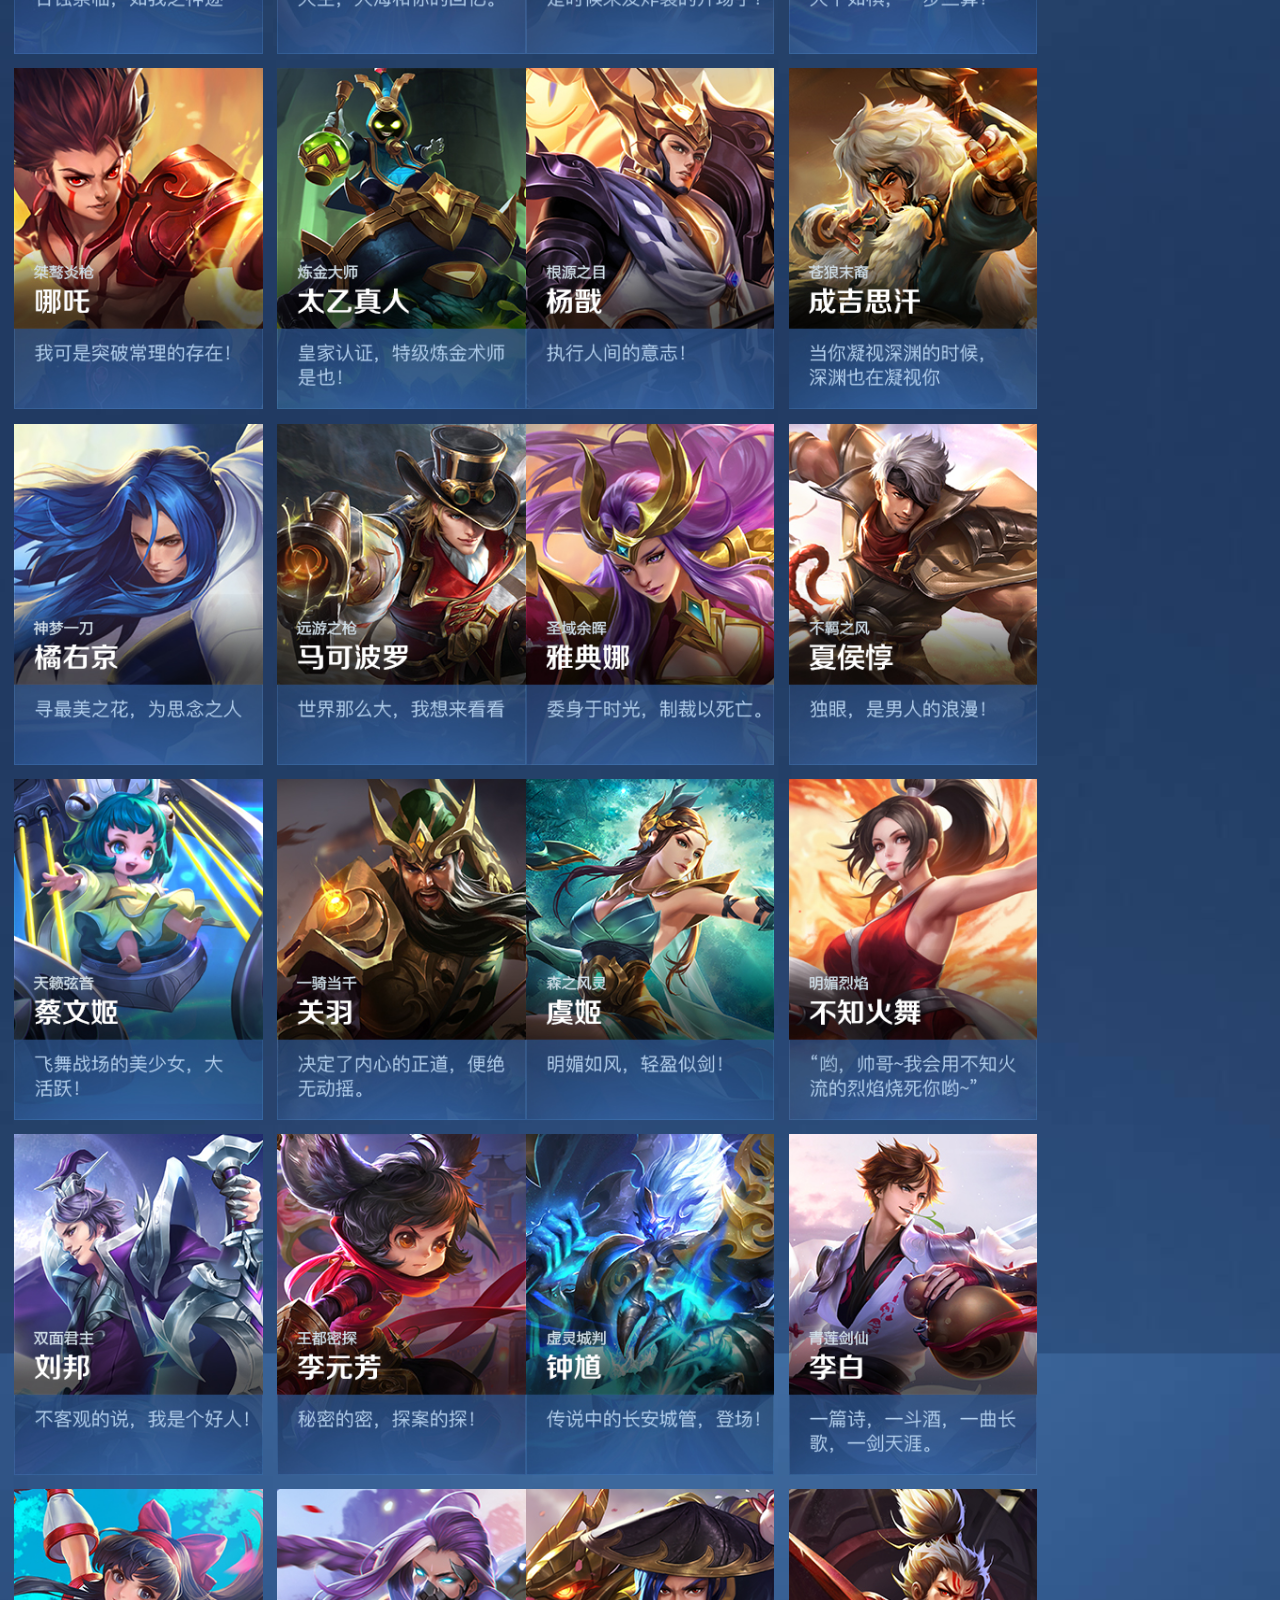
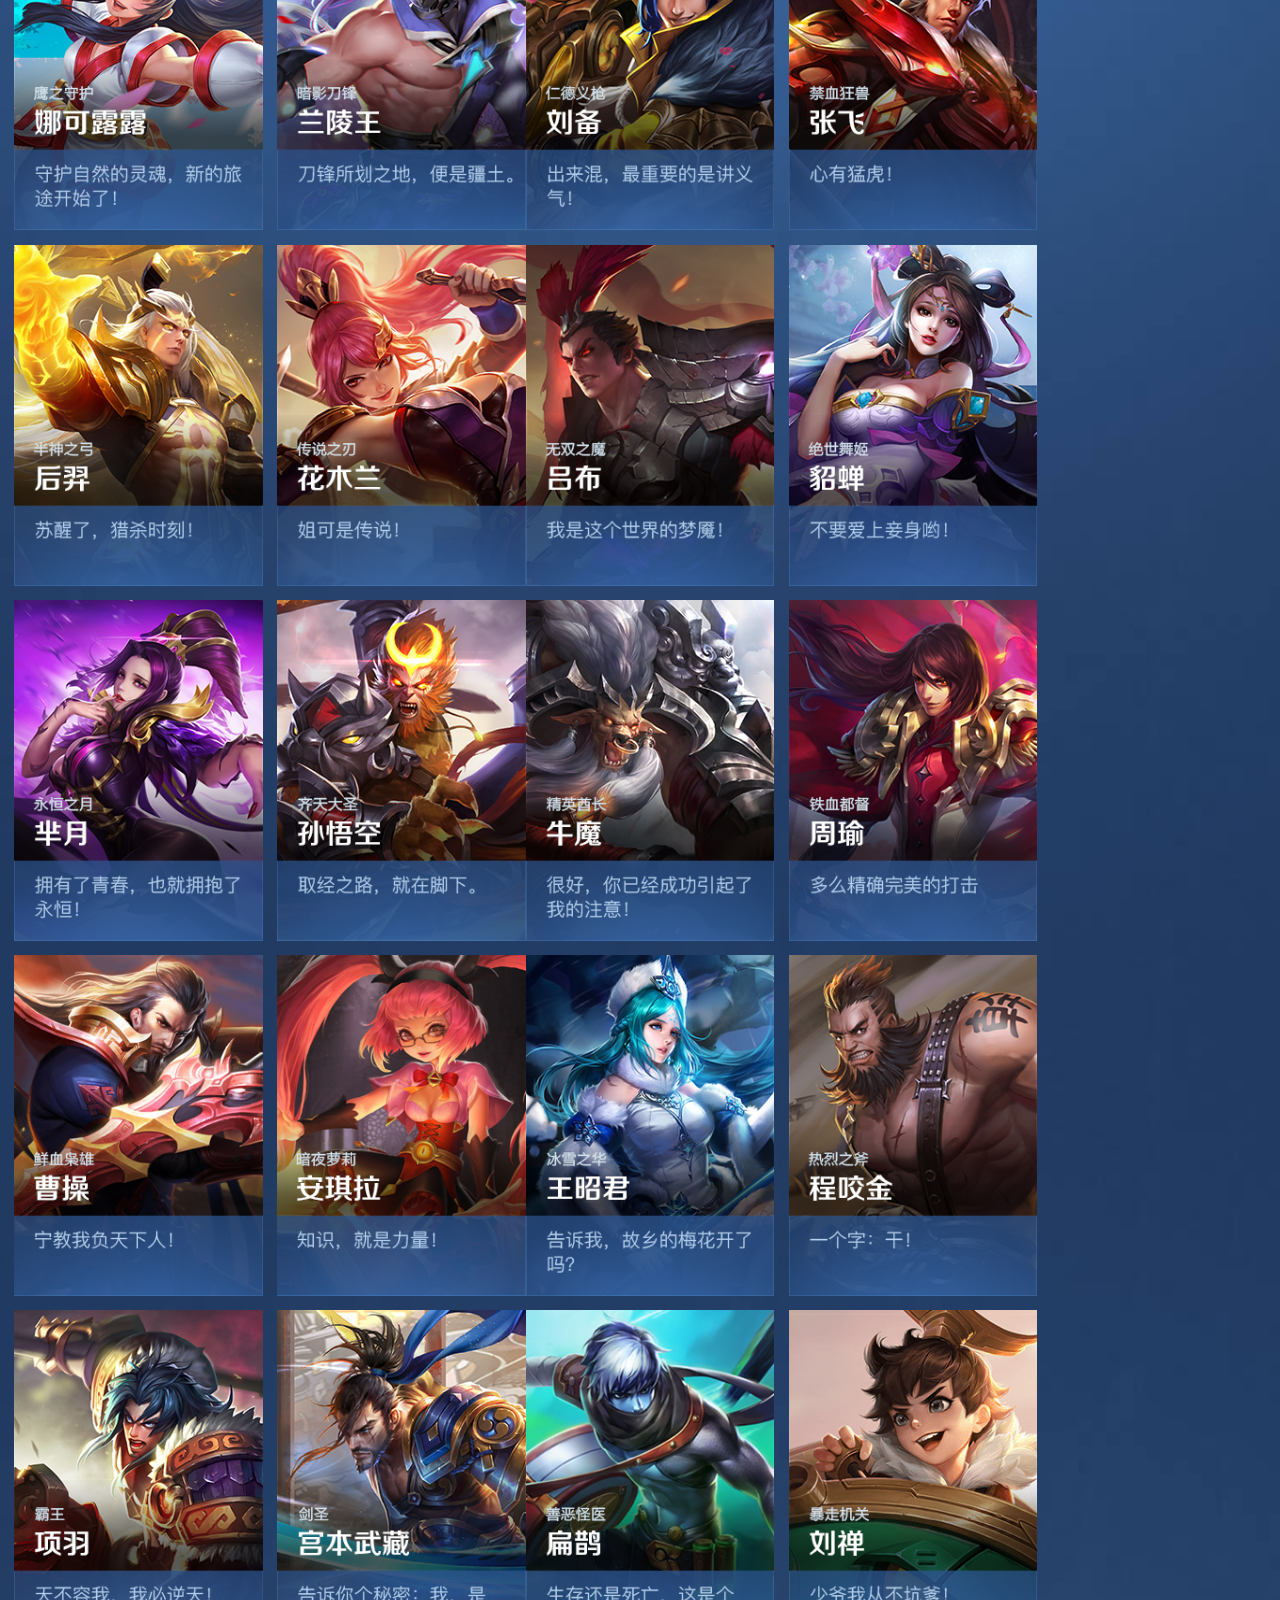
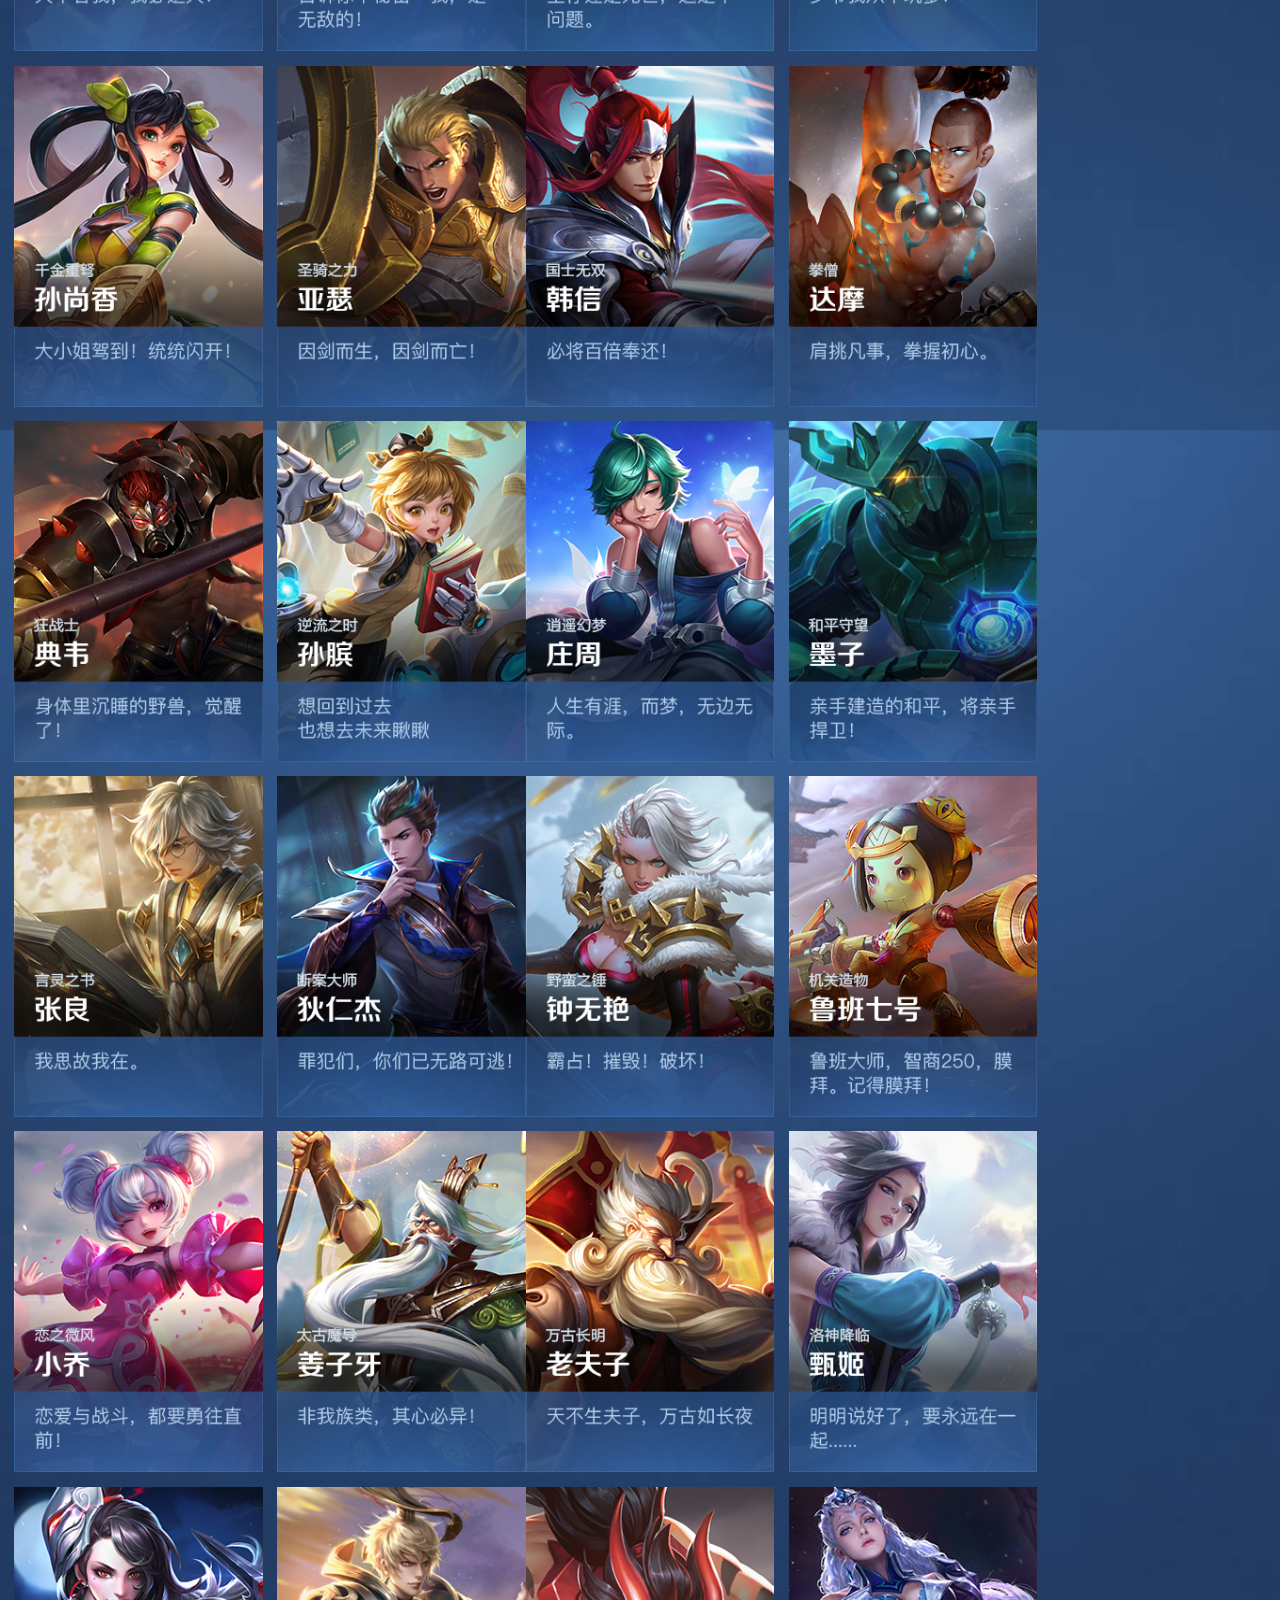
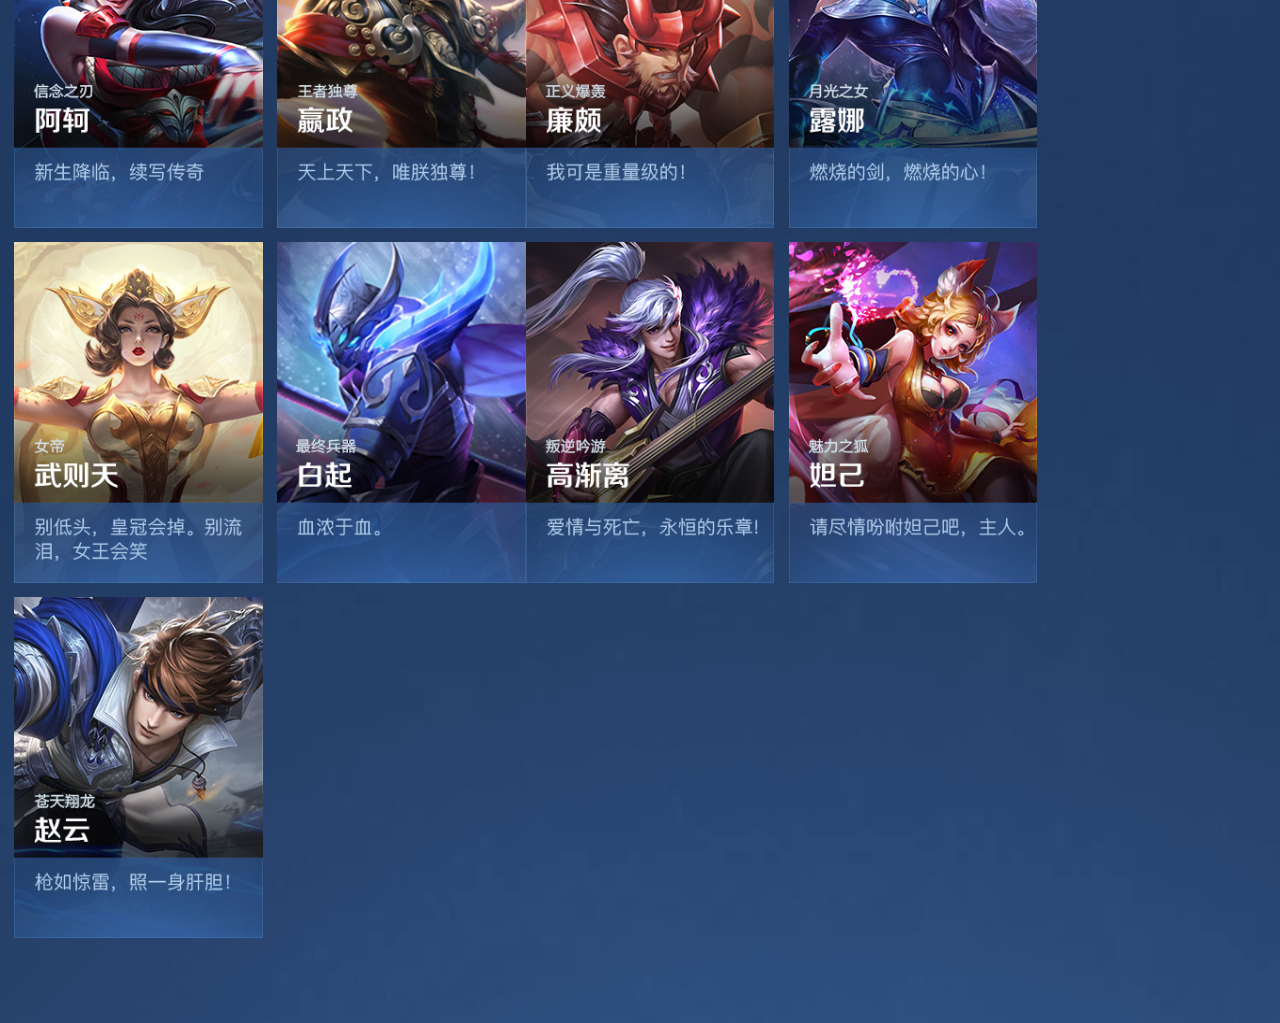
<file: story.html>
<!DOCTYPE html>
<html lang="en">

<head>
    <meta charset="UTF-8">
    <meta name="viewport" content="width=device-width, initial-scale=1.0">
    <meta http-equiv="X-UA-Compatible" content="ie=edge">
    <title>Document</title>
    <script src="./js/flexible.debug.js"></script>
    <script src="./js/flexible_css.debug.js"></script>
    <link rel="stylesheet" href="./lib/reset/reset.css">
    <link rel="stylesheet" href="./css/common.css">
    <link rel="stylesheet" href="./css/story.css">
</head>

<body>
    <!-- 1、顶部导航 -->
    <div class="topnav">
        <ul class="topnav-ul">
            <li class="topnav-list"><a href="">全部英雄</a></li>
            <li class="topnav-list"><a href="">起源之地</a></li>
            <li class="topnav-list"><a href="">逐鹿</a></li>
            <li class="topnav-list"><a href="">燕然</a></li>
            <li class="topnav-list"><a href="">云梦泽</a></li>
        </ul>
    </div>

    <main>
        <ul class="main-ul">
            <li class="main-list">
                <a href="">
                    <img src="./image/story-lubandashi.jpg" alt="">
                </a>
            </li>
            <li class="main-list">
                <a href="">
                    <img src="./image/story-xishi.jpg" alt="">
                </a>
            </li>
            <li class="main-list">
                <a href="">
                    <img src="./image/story-machao.jpg" alt="">
                </a>
            </li>
            <li class="main-list">
                <a href="">
                    <img src="./image/story-dongfangyao.jpg" alt="">
                </a>
            </li>
            <li class="main-list">
                <a href="">
                    <img src="./image/story-yunzhongjun.jpg" alt="">
                </a>
            </li>
            <li class="main-list">
                <a href="">
                    <img src="./image/story-yao.jpg" alt="">
                </a>
            </li>
            <li class="main-list">
                <a href="">
                    <img src="./image/story-pangu.jpg" alt="">
                </a>
            </li>
            <li class="main-list">
                <a href="">
                    <img src="./image/story-zhubajie.jpg" alt="">
                </a>
            </li>
            <li class="main-list">
                <a href="">
                    <img src="./image/story-change.jpg" alt="">
                </a>
            </li>
            <li class="main-list">
                <a href="">
                    <img src="./image/story-waner.jpg" alt="">
                </a>
            </li>
            <li class="main-list">
                <a href="">
                    <img src="./image/story-lixin.jpg" alt="">
                </a>
            </li>
            <li class="main-list">
                <a href="">
                    <img src="./image/story-shenmengxi.jpg" alt="">
                </a>
            </li>
            <li class="main-list">
                <a href="">
                    <img src="./image/story-jialuo.jpg" alt="">
                </a>
            </li>
            <li class="main-list">
                <a href="">
                    <img src="./image/story-dunshan.jpg" alt="">
                </a>
            </li>
            <li class="main-list">
                <a href="">
                    <img src="./image/story-simayi.jpg" alt="">
                </a>
            </li>
            <li class="main-list">
                <a href="">
                    <img src="./image/story-sunce.jpg" alt="">
                </a>
            </li>
            <li class="main-list">
                <a href="">
                    <img src="./image/story-yuange.jpg" alt="">
                </a>
            </li>
            <li class="main-list">
                <a href="">
                    <img src="./image/story-milaidi.jpg" alt="">
                </a>
            </li>
            <li class="main-list">
                <a href="">
                    <img src="./image/story-kuangtie.jpg" alt="">
                </a>
            </li>
            <li class="main-list">
                <a href="">
                    <img src="./image/story-yixing.jpg" alt="">
                </a>
            </li>
            <li class="main-list">
                <a href="">
                    <img src="./image/story-peiqinhu.jpg" alt="">
                </a>
            </li>
            <li class="main-list">
                <a href="">
                    <img src="./image/story-yangyuhuan.jpg" alt="">
                </a>
            </li>
            <li class="main-list">
                <a href="">
                    <img src="./image/story-gongsunli.jpg" alt="">
                </a>
            </li>
            <li class="main-list">
                <a href="">
                    <img src="./image/story-mingshiyin.jpg" alt="">
                </a>
            </li>
            <li class="main-list">
                <a href="">
                    <img src="./image/story-nvwa.jpg" alt="">
                </a>
            </li>
            <li class="main-list">
                <a href="">
                    <img src="./image/story-mengqi.jpg" alt="">
                </a>
            </li>
            <li class="main-list">
                <a href="">
                    <img src="./image/story-sulie.jpg" alt="">
                </a>
            </li>
            <li class="main-list">
                <a href="">
                    <img src="./image/story-bailixuance.jpg" alt="">
                </a>
            </li>
            <li class="main-list">
                <a href="">
                    <img src="./image/story-bailishouyue.jpg" alt="">
                </a>
            </li>
            <li class="main-list">
                <a href="">
                    <img src="./image/story-kai.jpg" alt="">
                </a>
            </li>
            <li class="main-list">
                <a href="">
                    <img src="./image/story-guiguzi.jpg" alt="">
                </a>
            </li>
            <li class="main-list">
                <a href="">
                    <img src="./image/story-ganjiang.jpg" alt="">
                </a>
            </li>
            <li class="main-list">
                <a href="">
                    <img src="./image/story-donghuang.jpg" alt="">
                </a>
            </li>
            <li class="main-list">
                <a href="">
                    <img src="./image/story-daqiao.jpg" alt="">
                </a>
            </li>
            <li class="main-list">
                <a href="">
                    <img src="./image/story-huangzhong.jpg" alt="">
                </a>
            </li>
            <li class="main-list">
                <a href="">
                    <img src="./image/story-zhugeliang.jpg" alt="">
                </a>
            </li>
            <li class="main-list">
                <a href="">
                    <img src="./image/story-nezha.jpg" alt="">
                </a>
            </li>
            <li class="main-list">
                <a href="">
                    <img src="./image/story-taiyizhenren.jpg" alt="">
                </a>
            </li>
            <li class="main-list">
                <a href="">
                    <img src="./image/story-yangjian.jpg" alt="">
                </a>
            </li>
            <li class="main-list">
                <a href="">
                    <img src="./image/story-chengjisihan.jpg" alt="">
                </a>
            </li>
            <li class="main-list">
                <a href="">
                    <img src="./image/story-juyoujing.jpg" alt="">
                </a>
            </li>
            <li class="main-list">
                <a href="">
                    <img src="./image/story-makeboluo.jpg" alt="">
                </a>
            </li>
            <li class="main-list">
                <a href="">
                    <img src="./image/story-yadianna.jpg" alt="">
                </a>
            </li>
            <li class="main-list">
                <a href="">
                    <img src="./image/story-xiahoudun.jpg" alt="">
                </a>
            </li>
            <li class="main-list">
                <a href="">
                    <img src="./image/story-caiwenji.jpg" alt="">
                </a>
            </li>
            <li class="main-list">
                <a href="">
                    <img src="./image/story-guanyu.jpg" alt="">
                </a>
            </li>
            <li class="main-list">
                <a href="">
                    <img src="./image/story-yuji.jpg" alt="">
                </a>
            </li>
            <li class="main-list">
                <a href="">
                    <img src="./image/story-buzhihuowu.jpg" alt="">
                </a>
            </li>
            <li class="main-list">
                <a href="">
                    <img src="./image/story-liubang.jpg" alt="">
                </a>
            </li>
            <li class="main-list">
                <a href="">
                    <img src="./image/story-liyuanfang.jpg" alt="">
                </a>
            </li>
            <li class="main-list">
                <a href="">
                    <img src="./image/story-zhongkui.jpg" alt="">
                </a>
            </li>
            <li class="main-list">
                <a href="">
                    <img src="./image/story-libai.jpg" alt="">
                </a>
            </li>
            <li class="main-list">
                <a href="">
                    <img src="./image/story-nakelulu.jpg" alt="">
                </a>
            </li>
            <li class="main-list">
                <a href="">
                    <img src="./image/story-lanlingwang.jpg" alt="">
                </a>
            </li>
            <li class="main-list">
                <a href="">
                    <img src="./image/story-liubei.jpg" alt="">
                </a>
            </li>
            <li class="main-list">
                <a href="">
                    <img src="./image/story-zhangfei.jpg" alt="">
                </a>
            </li>
            <li class="main-list">
                <a href="">
                    <img src="./image/story-houyi.jpg" alt="">
                </a>
            </li>
            <li class="main-list">
                <a href="">
                    <img src="./image/story-huamulan.jpg" alt="">
                </a>
            </li>
            <li class="main-list">
                <a href="">
                    <img src="./image/story-lvbu.jpg" alt="">
                </a>
            </li>
            <li class="main-list">
                <a href="">
                    <img src="./image/story-diaochan.png" alt="">
                </a>
            </li>
            <li class="main-list">
                <a href="">
                    <img src="./image/story-miyue.jpg" alt="">
                </a>
            </li>
            <li class="main-list">
                <a href="">
                    <img src="./image/story-sunwukong.jpg" alt="">
                </a>
            </li>
            <li class="main-list">
                <a href="">
                    <img src="./image/story-niumo.jpg" alt="">
                </a>
            </li>
            <li class="main-list">
                <a href="">
                    <img src="./image/story-zhouyu.jpg" alt="">
                </a>
            </li>
            <li class="main-list">
                <a href="">
                    <img src="./image/story-caocao.jpg" alt="">
                </a>
            </li>
            <li class="main-list">
                <a href="">
                    <img src="./image/story-anqila.jpg" alt="">
                </a>
            </li>
            <li class="main-list">
                <a href="">
                    <img src="./image/story-wangzhaojun.jpg" alt="">
                </a>
            </li>
            <li class="main-list">
                <a href="">
                    <img src="./image/story-chengyaojin.jpg" alt="">
                </a>
            </li>
            <li class="main-list">
                <a href="">
                    <img src="./image/story-xiangyu.jpg" alt="">
                </a>
            </li>
            <li class="main-list">
                <a href="">
                    <img src="./image/story-gongben.jpg" alt="">
                </a>
            </li>
            <li class="main-list">
                <a href="">
                    <img src="./image/story-bianque.jpg" alt="">
                </a>
            </li>
            <li class="main-list">
                <a href="">
                    <img src="./image/story-liushan.jpg" alt="">
                </a>
            </li>
            <li class="main-list">
                <a href="">
                    <img src="./image/story-sunshangxiang.jpg" alt="">
                </a>
            </li>
            <li class="main-list">
                <a href="">
                    <img src="./image/story-yase.jpg" alt="">
                </a>
            </li>
            <li class="main-list">
                <a href="">
                    <img src="./image/story-hanxin.jpg" alt="">
                </a>
            </li>
            <li class="main-list">
                <a href="">
                    <img src="./image/story-damo.jpg" alt="">
                </a>
            </li>
            <li class="main-list">
                <a href="">
                    <img src="./image/story-dianwei.jpg" alt="">
                </a>
            </li>
            <li class="main-list">
                <a href="">
                    <img src="./image/story-sunbin.jpg" alt="">
                </a>
            </li>
            <li class="main-list">
                <a href="">
                    <img src="./image/story-zhuangzhou.jpg" alt="">
                </a>
            </li>
            <li class="main-list">
                <a href="">
                    <img src="./image/story-mozi.jpg" alt="">
                </a>
            </li>
            <li class="main-list">
                <a href="">
                    <img src="./image/story-zhangliang.jpg" alt="">
                </a>
            </li>
            <li class="main-list">
                <a href="">
                    <img src="./image/story-direnjie.jpg" alt="">
                </a>
            </li>
            <li class="main-list">
                <a href="">
                    <img src="./image/story-zhongwuyan.jpg" alt="">
                </a>
            </li>
            <li class="main-list">
                <a href="">
                    <img src="./image/story-lubanqihao.jpg" alt="">
                </a>
            </li>
            <li class="main-list">
                <a href="">
                    <img src="./image/story-xiaoqiao.jpg" alt="">
                </a>
            </li>
            <li class="main-list">
                <a href="">
                    <img src="./image/story-jiangziya.jpg" alt="">
                </a>
            </li>
            <li class="main-list">
                <a href="">
                    <img src="./image/story-laofuzi.jpg" alt="">
                </a>
            </li>
            <li class="main-list">
                <a href="">
                    <img src="./image/story-zhenji.jpg" alt="">
                </a>
            </li>
            <li class="main-list">
                <a href="">
                    <img src="./image/story-ake.jpg" alt="">
                </a>
            </li>
            <li class="main-list">
                <a href="">
                    <img src="./image/story-yingzheng.jpg" alt="">
                </a>
            </li>
            <li class="main-list">
                <a href="">
                    <img src="./image/story-lianpo.jpg" alt="">
                </a>
            </li>
            <li class="main-list">
                <a href="">
                    <img src="./image/story-luna.jpg" alt="">
                </a>
            </li>
            <li class="main-list">
                <a href="">
                    <img src="./image/story-wuzetian.jpg" alt="">
                </a>
            </li>
            <li class="main-list">
                <a href="">
                    <img src="./image/story-baiqi.jpg" alt="">
                </a>
            </li>
            <li class="main-list">
                <a href="">
                    <img src="./image/story-gaojianli.jpg" alt="">
                </a>
            </li>
            <li class="main-list">
                <a href="">
                    <img src="./image/story-daji.jpg" alt="">
                </a>
            </li>
            <li class="main-list">
                <a href="">
                    <img src="./image/story-zhaoyun.jpg" alt="">
                </a>
            </li>
        </ul>
    </main>

    <!-- 3、底部 -->
    <footer>
        <div class="button">
            <ul class="botton-ul">
                <!-- <img src="./upload/bottom-3.png" alt=""> -->
                <!-- <li class="botton-list">
                    <a class="box1"></a>
                    <a class="box2"></a> -->
                <li>
                    <a href="./index.html"> </a>
                    <a href="./compete.html"> </a>
                </li>


            </ul>
        </div>

        <div class="bottom">
            <ul class="bottom-ul">
                <li class="bottom-list"><a href="">首页</a></li>
                <li class="bottom-list"><a href="">大陆</a></li>
                <li class="bottom-list"><a href="">英雄</a></li>
                <li class="bottom-list"><a href="./hero_skin.html">皮肤</a></li>
            </ul>
        </div>
    </footer>

</body>

</html>
</file>
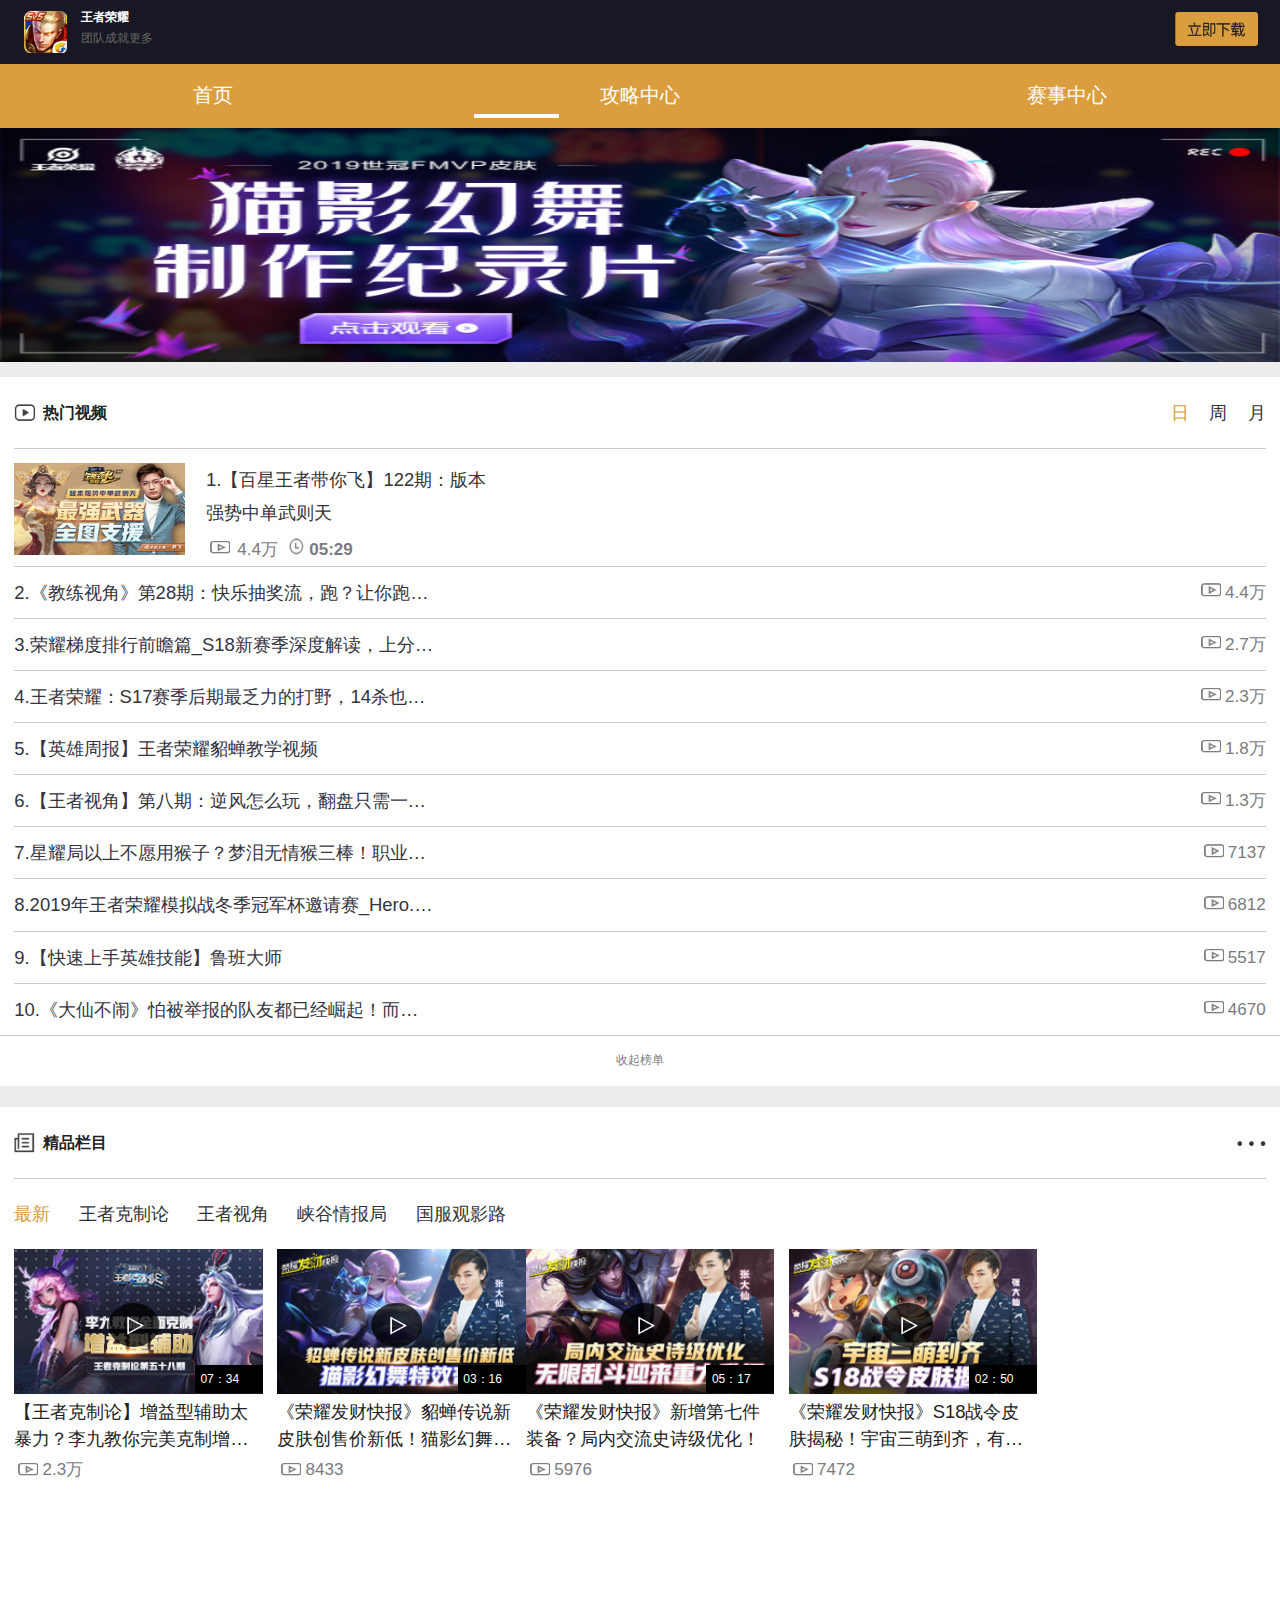
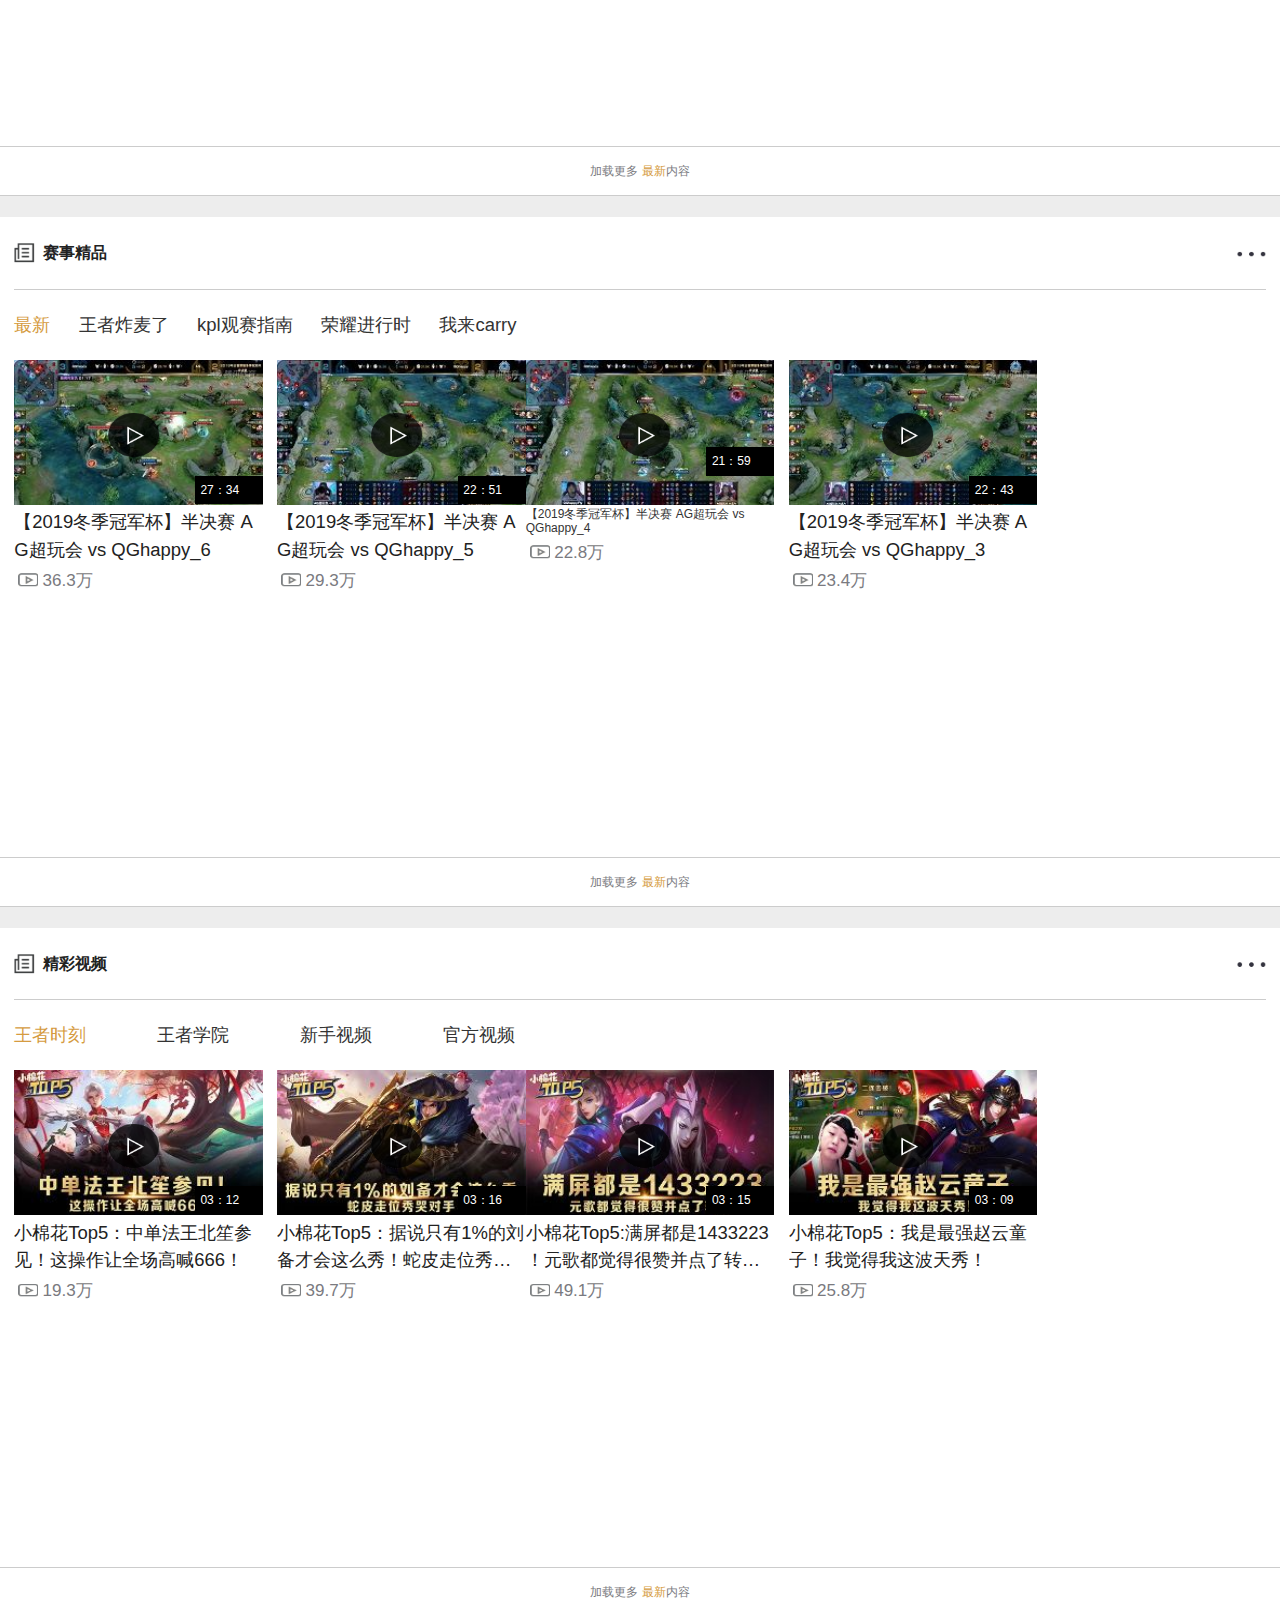
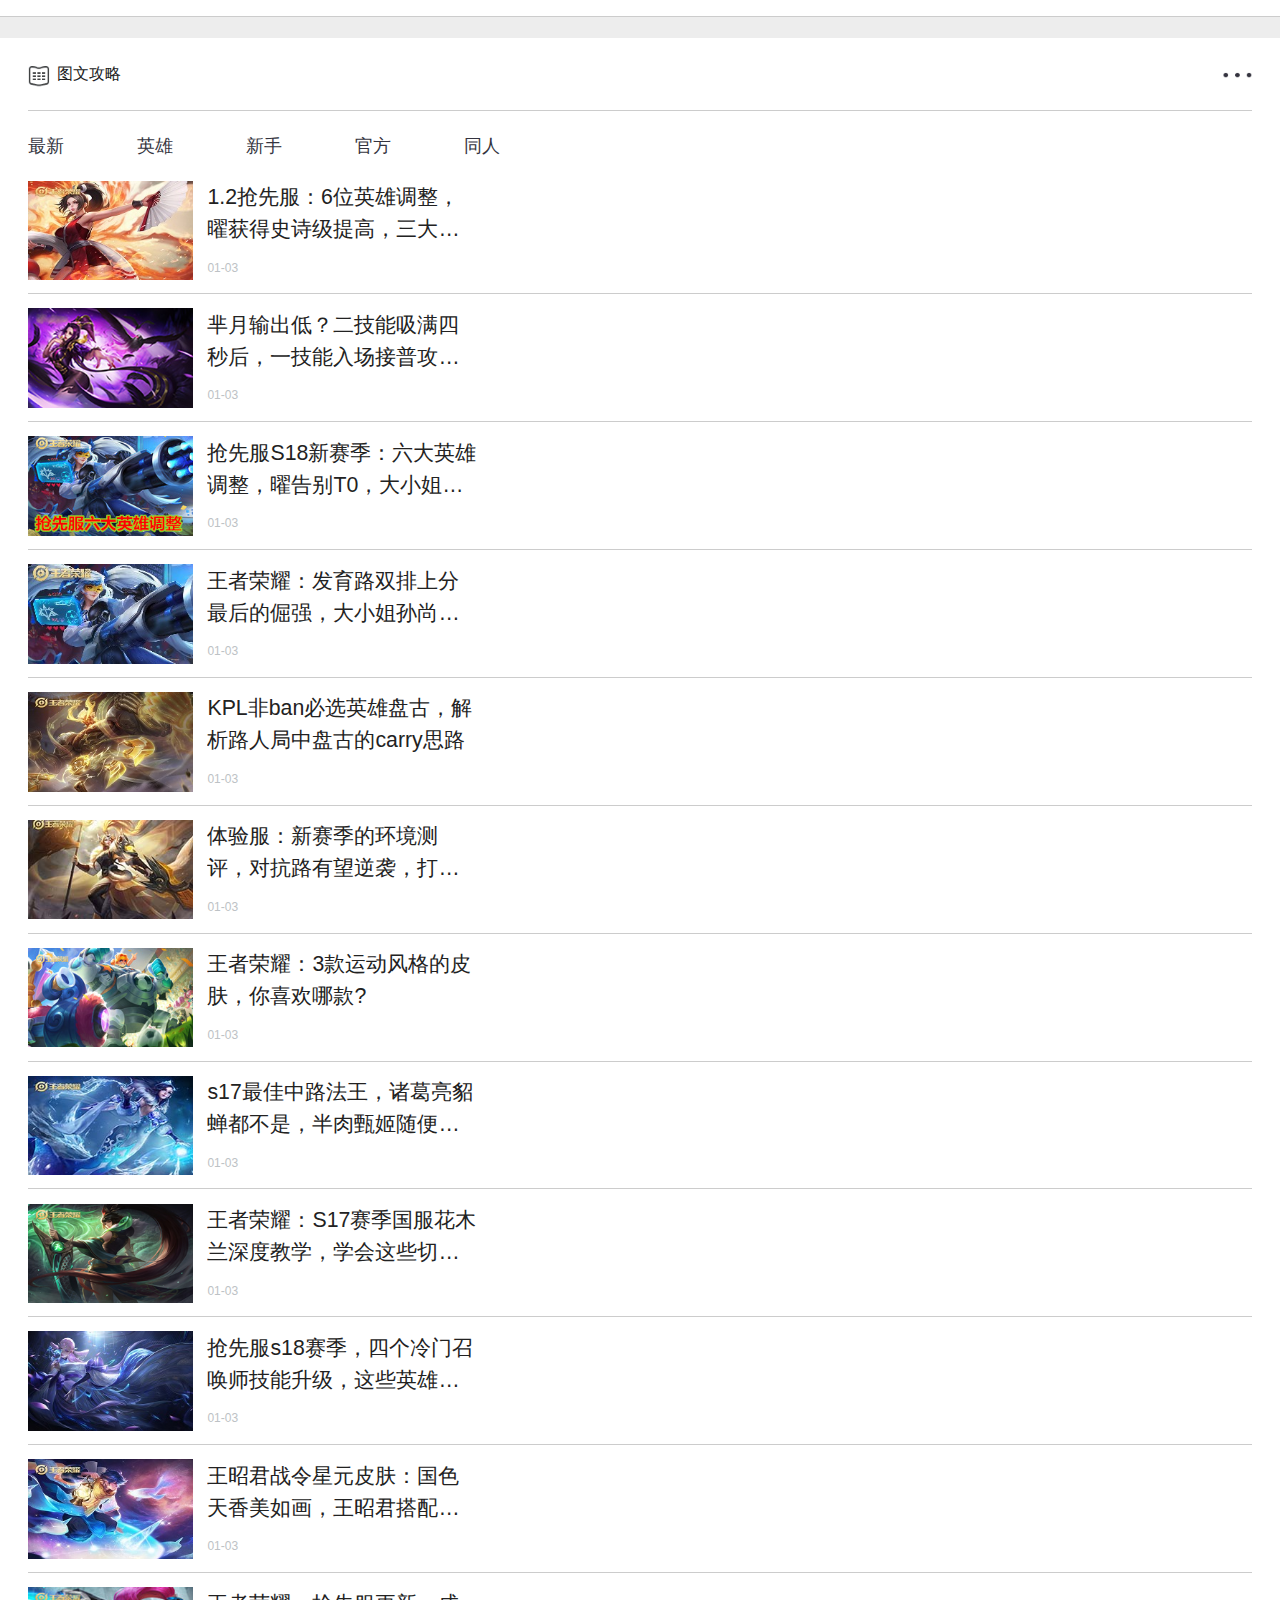
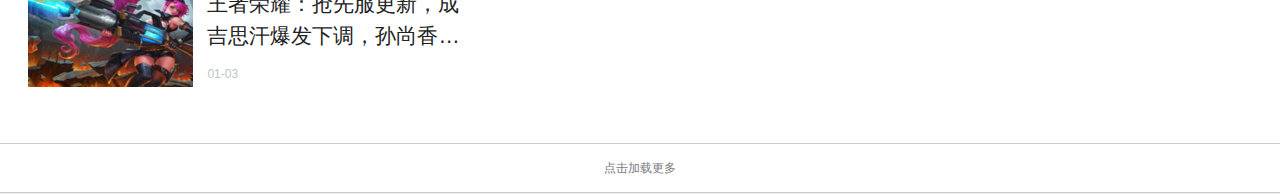
<file: strategy.html>
<!DOCTYPE html>
<html lang="en">

<head>
    <meta charset="UTF-8">
    <meta name="viewport" content="width=device-width, initial-scale=1.0">
    <meta http-equiv="X-UA-Compatible" content="ie=edge">
    <title>Document</title>
    <script src="./js/flexible.debug.js"></script>
    <script src="./js/flexible_css.debug.js"></script>
    <link rel="stylesheet" href="./lib/reset/reset.css">
    <link rel="stylesheet" href="./css/common.css">
    <link rel="stylesheet" href="./css/strategy.css">
</head>

<body>
    <!-- 1、顶部 -->
    <div class="top">
        <div class="top-cont">
            <i class="top-cont-logo"></i>
            <div class="top-cont-title">
                <h2>王者荣耀</h2>
                <p>团队成就更多</p>
            </div>

        </div>
        <div class="top-button">
            <a href="#"></a>
        </div>
    </div>

    <!-- 2、顶部导航 -->
    <div class="top-nav">
        <a href="./index.html">首页</a>
        <a href="./strategy .html">攻略中心</a>
        <a href="./compete.html">赛事中心</a>
    </div>

    <!-- 3、轮播图 -->
    <div class="poster">
        <ul>
            <li><img src="./image/poster-1.jpeg" alt=""></li>
        </ul>
    </div>

    <!-- 4、热门视频 -->
    <div class="hotvideo">
        <!-- 4.1 热门视频标题 -->
        <div class="hotvideo-title">
            <i></i>
            <h2>热门视频</h2>
            <ul>
                <li>
                    <a href="">日</a>
                    <a href="">周</a>
                    <a href="">月</a>
                </li>
            </ul>
        </div>
        <!-- 4.2 热门视频内容 -->
        <div class="hotvideo-cont">
            <ul>
                <li class="hotvideo-cont-list1">
                    <a href="">
                        <img src="./image/hotvideo-1.jpg" alt="">
                        <div class="hotvideo-cont-list1-text">
                            <span>1.【百星王者带你飞】122期：版本强势中单武则天</span>
                            <i>4.4万</i>
                            <em>05:29</em>
                        </div>
                    </a>
                </li>
                <li class="hotvideo-cont-list2">
                    <a href="">
                        <p>2.《教练视角》第28期：快乐抽奖流，跑？让你跑了吗？</p>
                        <i>4.4万</i>
                    </a>
                </li>
                <li class="hotvideo-cont-list2">
                    <a href="">
                        <p>3.荣耀梯度排行前瞻篇_S18新赛季深度解读，上分先人一步!</p>
                        <i>2.7万</i>
                    </a>
                </li>
                <li class="hotvideo-cont-list2">
                    <a href="">
                        <p>4.王者荣耀：S17赛季后期最乏力的打野，14杀也无能为力！</p>
                        <i>2.3万</i>
                    </a>
                </li>
                <li class="hotvideo-cont-list2">
                    <a href="">
                        <p>5.【英雄周报】王者荣耀貂蝉教学视频</p>
                        <i>1.8万</i>
                    </a>
                </li>
                <li class="hotvideo-cont-list2">
                    <a href="">
                        <p>6.【王者视角】第八期：逆风怎么玩，翻盘只需一字核心</p>
                        <i>1.3万</i>
                    </a>
                </li>
                <li class="hotvideo-cont-list2">
                    <a href="">
                        <p>7.星耀局以上不愿用猴子？梦泪无情猴三棒！职业玩家解释原因！</p>
                        <i>7137</i>
                    </a>
                </li>
                <li class="hotvideo-cont-list2">
                    <a href="">
                        <p>8.2019年王者荣耀模拟战冬季冠军杯邀请赛_Hero.S精彩集锦</p>
                        <i>6812</i>
                    </a>
                </li>
                <li class="hotvideo-cont-list2">
                    <a href="">
                        <p>9.【快速上手英雄技能】鲁班大师</p>
                        <i>5517</i>
                    </a>
                </li>
                <li class="hotvideo-cont-list2">
                    <a href="">
                        <p>10.《大仙不闹》怕被举报的队友都已经崛起！而我还在持续挨揍</p>
                        <i>4670</i>
                    </a>
                </li>
            </ul>
        </div>
    </div>
    <!-- 4.3 热门视频收起 -->
    <div class="hotvideo-up">
        <a href="">收起榜单</a>
    </div>


    <!-- 7、精品栏目 -->
    <div class="column">
        <!-- 7.1 标题 -->
        <div class="column-title">
            <i></i>
            <h2>精品栏目</h2>
            <a href=""></a>
        </div>
        <!-- 7.2 内容 -->
        <div class="column-cont"></div>
        <!-- 7.2.1 视频内容导航 -->
        <ul class="column-cont-nav">
            <li>
                <a href="">最新</a>
                <a href="">王者克制论</a>
                <a href="">王者视角</a>
                <a href="">峡谷情报局</a>
                <a href="">国服观影路</a>
            </li>
        </ul>
        <!-- 7.2.2 视频内容列表 -->
        <ul class="column-cont-list">
            <li>
                <a href="">
                    <img src="./image/video-1.jpg" alt="">
                    <span>07：34</span>
                    <p>【王者克制论】增益型辅助太暴力？李九教你完美克制增益型辅助</p>
                </a>
                <i>2.3万</i>
            </li>
            <li>
                <a href="">
                    <img src="./image/video-2.jpg" alt="">
                    <span>03：16</span>
                    <p>《荣耀发财快报》貂蝉传说新皮肤创售价新低！猫影幻舞特效奇美</p>
                </a>
                <i>8433</i>
            </li>
            <li>
                <a href="">
                    <img src="./image/video-3.jpg" alt="">
                    <span>05：17</span>
                    <p>《荣耀发财快报》新增第七件装备？局内交流史诗级优化！</p>
                </a>
                <i>5976</i>
            </li>
            <li>
                <a href="">
                    <img src="./image/video-4.jpg" alt="">
                    <span>02：50</span>
                    <p>《荣耀发财快报》S18战令皮肤揭秘！宇宙三萌到齐，有内味了</p>
                </a>
                <i>7472</i>
            </li>
        </ul>
    </div>
    <!-- 7.3 更多 -->
    <div class="column-more">
        <a href="">加载更多 <em>最新</em>内容</a>
    </div>

    <!-- 7、赛事精品 -->
    <div class="compete">
        <!-- 7.1 标题 -->
        <div class="compete-title">
            <i></i>
            <h2>赛事精品</h2>
            <a href=""></a>
        </div>
        <!-- 7.2 内容 -->
        <div class="compete-cont"></div>
        <!-- 7.2.1 赛事精品导航 -->
        <ul class="compete-cont-nav">
            <li>
                <a href="">最新</a>
                <a href="">王者炸麦了</a>
                <a href="">kpl观赛指南</a>
                <a href="">荣耀进行时</a>
                <a href="">我来carry</a>
            </li>
        </ul>
        <!-- 7.2.2 赛事精品列表 -->
        <ul class="compete-cont-list">
            <li>
                <a href="">
                    <img src="./image/strategy-1.jpg" alt="">
                    <span>27：34</span>
                    <p>【2019冬季冠军杯】半决赛 AG超玩会 vs QGhappy_6</p>
                </a>
                <i>36.3万</i>
            </li>
            <li>
                <a href="">
                    <img src="./image/strategy-2.jpg" alt="">
                    <span>22：51</span>
                    <p>【2019冬季冠军杯】半决赛 AG超玩会 vs QGhappy_5</p>
                </a>
                <i>29.3万</i>
            </li>
            <li>
                <a href="">
                    <img src="./image/strategy-3.jpg" alt="">
                    <span>21：59</span>【2019冬季冠军杯】半决赛 AG超玩会 vs QGhappy_4
                    <p></p>
                </a>
                <i>22.8万</i>
            </li>
            <li>
                <a href="">
                    <img src="./image/strategy-4.jpg" alt="">
                    <span>22：43</span>
                    <p>【2019冬季冠军杯】半决赛 AG超玩会 vs QGhappy_3</p>
                </a>
                <i>23.4万</i>
            </li>
        </ul>
    </div>
    <!-- 7.3 更多 -->
    <div class="compete-more">
        <a href="">加载更多 <em>最新</em>内容</a>
    </div>

    <!-- 7、精彩视频 -->
    <div class="video">
        <!-- 7.1 标题 -->
        <div class="video-title">
            <i></i>
            <h2>精彩视频</h2>
            <a href=""></a>
        </div>
        <!-- 7.2 内容 -->
        <div class="video-cont"></div>
        <!-- 7.2.1 视频内容导航 -->
        <ul class="video-cont-nav">
            <li>
                <a href="">王者时刻</a>
                <a href="">王者学院</a>
                <a href="">新手视频</a>
                <a href="">官方视频</a>
            </li>
        </ul>
        <!-- 7.2.2 视频内容列表 -->
        <ul class="video-cont-list">
            <li>
                <a href="">
                    <img src="./image/strategy-5.jpg" alt="">
                    <span>03：12</span>
                    <p>小棉花Top5：中单法王北笙参见！这操作让全场高喊666！</p>
                </a>
                <i>19.3万</i>
            </li>
            <li>
                <a href="">
                    <img src="./image/strategy-6.jpg" alt="">
                    <span>03：16</span>
                    <p>小棉花Top5：据说只有1%的刘备才会这么秀！蛇皮走位秀哭对手！</p>
                </a>
                <i>39.7万</i>
            </li>
            <li>
                <a href="">
                    <img src="./image/strategy-7.jpg" alt="">
                    <span>03：15</span>
                    <p>小棉花Top5:满屏都是1433223 ！元歌都觉得很赞并点了转发！</p>
                </a>
                <i>49.1万</i>
            </li>
            <li>
                <a href="">
                    <img src="./image/strategy-8.jpg" alt="">
                    <span>03：09</span>
                    <p>小棉花Top5：我是最强赵云童子！我觉得我这波天秀！</p>
                </a>
                <i>25.8万</i>
            </li>
        </ul>
    </div>
    <!-- 7.3 更多 -->
    <div class="video-more">
        <a href="">加载更多 <em>最新</em>内容</a>
    </div>

    <!-- 8.图文攻略 -->
    <div class="imgtext">
        <!-- 8.1 图文攻略标题 -->
        <div class="imgtext-title">
            <i></i>
            <h2>图文攻略</h2>
            <a href=""></a>
        </div>
        <!-- 8.2 图文攻略内容 -->
        <ul class="imgtext-cont">
            <!-- 8.1.1 内容导航 -->
            <ul class="imgtext-cont-nav">
                <li>
                    <a href="">最新</a>
                    <a href="">英雄</a>
                    <a href="">新手</a>
                    <a href="">官方</a>
                    <a href="">同人</a>
                </li>
            </ul>
            <!-- 8.21.2 内容列表 -->
            <ul class="imgtext-cont-list">
                <li>
                    <a href="">
                        <img src="./image/imgtext-1.jpg" alt="">
                        <div class="imgtext-cont-list-text">
                            <h2>1.2抢先服：6位英雄调整，曜获得史诗级提高，三大射手皆降温</h2>
                            <p>01-03</p>
                        </div>
                    </a>
                </li>
                <li>
                    <img src="./image/imgtext-2.jpg" alt="">
                    <div class="imgtext-cont-list-text">
                        <h2>芈月输出低？二技能吸满四秒后，一技能入场接普攻大招即秒杀敌方</h2>
                        <p>01-03</p>
                    </div>
                </li>
                <li>
                    <img src="./image/imgtext-3.jpg" alt="">
                    <div class="imgtext-cont-list-text">
                        <h2>抢先服S18新赛季：六大英雄调整，曜告别T0，大小姐穿透下调</h2>
                        <p>01-03</p>
                    </div>
                </li>
                <li>
                    <img src="./image/imgtext-4.jpg" alt="">
                    <div class="imgtext-cont-list-text">
                        <h2>王者荣耀：发育路双排上分最后的倔强，大小姐孙尚香搭配明世隐</h2>
                        <p>01-03</p>
                    </div>
                </li>
                <li>
                    <img src="./image/imgtext-5.jpg" alt="">
                    <div class="imgtext-cont-list-text">
                        <h2>KPL非ban必选英雄盘古，解析路人局中盘古的carry思路</h2>
                        <p>01-03</p>
                    </div>
                </li>
                <li>
                    <img src="./image/imgtext-6.jpg" alt="">
                    <div class="imgtext-cont-list-text">
                        <h2>体验服：新赛季的环境测评，对抗路有望逆袭，打野变得更忙了！</h2>
                        <p>01-03</p>
                    </div>
                </li>
                <li>
                    <img src="./image/imgtext-7.jpg" alt="">
                    <div class="imgtext-cont-list-text">
                        <h2>王者荣耀：3款运动风格的皮肤，你喜欢哪款?</h2>
                        <p>01-03</p>
                    </div>
                </li>
                <li>
                    <img src="./image/imgtext-8.jpg" alt="">
                    <div class="imgtext-cont-list-text">
                        <h2>s17最佳中路法王，诸葛亮貂蝉都不是，半肉甄姬随便输出40%</h2>
                        <p>01-03</p>
                    </div>
                </li>
                <li>
                    <img src="./image/imgtext-9.jpg" alt="">
                    <div class="imgtext-cont-list-text">
                        <h2>王者荣耀：S17赛季国服花木兰深度教学，学会这些切后排很容易</h2>
                        <p>01-03</p>
                    </div>
                </li>
                <li>
                    <img src="./image/imgtext-10.jpg" alt="">
                    <div class="imgtext-cont-list-text">
                        <h2>抢先服s18赛季，四个冷门召唤师技能升级，这些英雄因此而加强</h2>
                        <p>01-03</p>
                    </div>
                </li>
                <li>
                    <img src="./image/imgtext-11.jpg" alt="">
                    <div class="imgtext-cont-list-text">
                        <h2>王昭君战令星元皮肤：国色天香美如画，王昭君搭配庄周团战无敌</h2>
                        <p>01-03</p>
                    </div>
                </li>
                <li>
                    <img src="./image/imgtext-12.jpg" alt="">
                    <div class="imgtext-cont-list-text">
                        <h2>王者荣耀：抢先服更新，成吉思汗爆发下调，孙尚香对坦克威胁降低</h2>
                        <p>01-03</p>
                    </div>
                </li>
            </ul>
    </div>
    </div>
    <!-- 8.3 更多 -->
    <div class="video-more">
        <a href="">点击加载更多</a>
    </div>
</body>

</html>
</file>
<file: css/common.css>
/* 清除浮动 */
.clearfix:before,
.clearfix:after {
    content: " ";
    display: table;
}

.clearfix:after {
    clear:both;
}

.clearfix {
    *zoom: 1;
}
</file>
<file: css/index.css>
html,body {
    background-color: #ededed;
}
/* 1、顶部 */
.top {
    display: flex;
    position: fixed;
    z-index: 20;
    top: 0;
    left: 0;
    width: 100%;
    height: calc(45rem / 38);
    background-color: #171823;
}

.top-cont {
    float: left;
    padding-left: calc(17rem / 38);
    padding-top: calc(8rem / 38);
    box-sizing: border-box;
}

.top-cont-logo {
    position: absolute;
    top: calc(7rem / 38);
    width: calc(30rem / 38);
    height: calc(30rem / 38);
    background-image: url(../image/index.png);
    background-position: 0px 3.9rem;
    background-size: 1260%
}

.top-cont-title {
    padding-left: calc(40rem / 38);
}

.top-cont-title h2 {
    color: #fff;
}

.top-cont-title p {
    color: #666;
    padding-top: calc(5rem / 38);
}

.top-button a{
    position: absolute;
    right: calc(15rem / 38);
    bottom: calc(12rem / 38);
    display: block;
    width: calc(60rem / 38);
    height: calc(25rem / 38);
    background-image: url(../image/index.png);
    background-position: calc(305rem / 38) calc(-755rem / 38);
    background-size: calc(360rem / 38) calc(450rem / 38);
}

/* 2、顶部导航 */
.top-nav {
    width: 100%;
    height: calc(45rem / 38);
    background-color: #db9e3f;
    text-align: center;
    margin-top: calc(45rem / 38);
}

.top-nav a {
    display: block;
    float: left;
    color: #fff;
    width: 33.33333%;
    line-height: calc(45rem / 38);
    font-size: calc(14rem / 38);
    position: relative;
}

.top-nav a:nth-child(1)::before {
    content: " ";
    display: block;
    position: absolute;
    top: calc(35rem / 38);
    left: calc(46rem / 38);
    width: calc(35rem / 38);
    height: calc(3rem / 38);
    background-color: #fff;
}

/* 3、轮播图 */
.poster {
    width: 100%;
    /* width: calc(380rem / 38); */
    height: calc(165rem / 38);
}

.poster img {
    width: 100%;
    height: calc(165rem / 38);
}

/* 4、导航 */
nav {
    width: 100%;
    height: calc(100rem / 38);
    background-color: #f9f9f9;
    border-top: calc(1rem / 38) solid #ccc;
    border-bottom: calc(1rem / 38) solid #ccc;
    box-sizing: border-box;
    margin-top: calc(15rem / 38);
}

nav .mainnav {
    width: 100%;
    height: calc(70rem / 38);
    background-color: #fff;
}

.mainnav li{
    float: left;
    width: 25%;
    height: calc(50rem / 38);
    margin-top: calc(10rem / 38);
    border-right: calc(1rem / 38) solid #ccc;
    box-sizing: border-box;
}

.mainnav li a {
    width: 100%;
    display: block;
    position: relative;
}

.mainnav a>i {
    position: absolute;
    top: calc(6rem / 38);
    left: calc(-1rem / 38);
    width: calc(94rem / 38);
    height: calc(50rem / 38);
    background-image: url(../image/index.png);
    background-position: calc(-201rem / 38) calc(-55rem / 38);
    background-size: calc(400rem / 38) calc(400rem / 38);
}

.mainnav li:nth-child(2) a>i {
    top: calc(6rem / 38);
    left: calc(-1rem / 38);
    background-position: calc(96rem / 38) calc(-55rem / 38);
}

.mainnav li:nth-child(3) a>i {
    top: calc(5rem / 38);
    left: calc(-1rem / 38);
    background-position: calc(-102rem / 38) calc(0rem / 38);
}

.mainnav li:nth-child(4) a>i {
    top: calc(4rem / 38);
    left: calc(-1rem / 38);
    background-position: calc(0rem / 38) calc(-53rem / 38);
}

.mainnav li a>span {
    display: block;
    position: absolute;
    left: calc(30rem / 38);
    top: calc(35rem / 38);
    text-align: center;
}

.mainnav li:nth-child(3) a>span {
    left: calc(23rem / 38);
    top: calc(35rem / 38);
}

.mainnav-more span {
    display: block;
    text-align: center;
    height: calc(30rem / 38);
    line-height: calc(30rem / 38);
    padding-left: calc(10rem / 38);
    box-sizing: border-box;
    position: relative;
}

.mainnav-more span::before {
    content: " ";
    display: block;
    position: absolute;
    top: calc(9rem / 38);
    left: calc(164rem / 38);
    width: calc(10rem / 38);
    height: calc(10rem / 38);
    background-image: url(../image/index.png);
    background-position: calc(256rem / 38) calc(202rem / 38);
    background-size: calc(410rem / 38) calc(410rem / 38);
    transform: rotate(180deg);
}
/* 5、新闻资讯 */
.news {
    background-color: #fff;
    margin: calc(15rem / 38) 0;
    box-sizing: border-box;
    padding:0 calc(20rem / 38);
}

.news-title {
    width: 100%;
    height: calc(50rem / 38);
    line-height: calc(50rem / 38);
    position: relative; 
}

.news-title i {
    position: absolute;
    top: calc(17rem / 38);
    left: 0;
    width: calc(15rem / 38);
    height: calc(15rem / 38);
    background-image: url(../image/index.png);
    background-position: calc(0rem / 38) calc(248rem / 38);
    background-size: calc(400rem / 38);
}

.news-title h2 {
    color: #212222;
    font-size: 16px;
    font-weight: normal;
    border-bottom: calc(1rem / 38) solid #ccc;
    padding-left: calc(20rem / 38);
}

.news-title a {
    position: absolute;
    top: calc(15rem / 38);
    right: 0;
    width: calc(20rem / 38);
    height: calc(20rem / 38);
    background-image: url(../image/index.png);
    background-position: calc(-181rem / 38) calc(223rem / 38);
    background-size: calc(400rem / 38);
}
/* 5.2 新闻资讯内容 */
.news-cont {
    width: 100%;
    
}

/* 5.2.1 导航 */
.news-count-nav {
    height: calc(45rem / 38);
    line-height: calc(45rem / 38);
}
.news-count-nav a {
    float: left;
    display: block;
    color: #343440;
    font-size: calc(13rem / 38);
    padding-right: calc(50rem / 38);
}

.news-count-nav a:last-child {
    padding-right: 0;
}

/* 5.2.2 列表 */
.news-count-list li {
    width: 100%;
    height: calc(20rem / 38);
    margin-bottom: calc(10rem / 38);
}

.news-count-list .cotegory {
    float: left;
    color: #464f73;
    font-size: calc(14rem / 38);
}

.news-count-list .split {
    float: left;
    margin: 0 calc(3rem / 38);
}

.news-count-list .title {
    float: left;
    width: 6rem;
    font-size: calc(14rem / 38);
    color: #222;
    overflow: hidden;
    text-overflow:ellipsis;
    white-space: nowrap;
    
}

.news-count-list .time{
    float: right;
    color: #777;
}

/* 6、英雄列表 */
.hero {
    background-color: #fff;
    height: 100%;
    /* margin: calc(15rem / 38) 0; */
    box-sizing: border-box;
    padding:0 calc(20rem / 38);
}

/* 6.1 标题 */
.hero-title {
    width: 100%;
    height: calc(50rem / 38);
    line-height: calc(50rem / 38); 
    position: relative;
}

.hero-title i {
    position: absolute;
    top: calc(18rem / 38);
    left: 0;
    width: calc(15rem / 38);
    height: calc(15rem / 38);
    background-image: url(../image/index.png);
    background-position: calc(-181rem / 38) calc(200rem / 38);
    background-size: calc(400rem / 38);
}

.hero-title h2 {
    float: left;
    color: #212222;
    font-size: 16px;
    font-weight: normal;
    padding-left: calc(20rem / 38);
}

.hero-title a {
    position: absolute;
    top: calc(15rem / 38);
    right: 0;
    width: calc(20rem / 38);
    height: calc(20rem / 38);
    background-image: url(../image/index.png);
    background-position: calc(-181rem / 38) calc(223rem / 38);
    background-size: calc(400rem / 38);
}

/* 6.2 海报图 */
.hero-poster {
    width: 100%;
    height: calc(118rem / 38);
    padding-bottom: calc(12rem / 38);
    border-bottom: calc(1rem / 38) solid #ccc;
}

.hero-poster img {
    width: 100%;
}

/* 6.3 英雄分类 */
.hero-sort {
    width: 100%;
    height: calc(245rem / 38);
}
.hero-sort-title {
    width: 100%;
    height: calc(50rem / 38);
    line-height: calc(50rem / 38);
}

.hero-sort-title a {
    font-size: calc(13rem / 38);
    padding-right: calc(22rem / 38);
}

.hero-sort-title a:last-child {
    padding-right: 0;
}

/* 6.3.2 英雄分类列表 */
.hero-sort-list {
    width: 100%;
    height: 100%;
    
}
.hero-sort-list li {
    float: left;
    width: calc(56rem / 38);
    height: calc(88rem / 38);
    box-sizing: border-box;
    margin-right: calc(15rem / 38);
}
.hero-sort-list li:nth-child(5n) {
    margin-right: 0;
}

.hero-sort-list li>a {
    display: block;
    width: 100%;
    
}

.hero-sort-list img {
    width: calc(56rem / 38);
    height: calc(56rem / 38);
}

.hero-sort-list p {
    height: calc(32rem / 38);
    line-height: calc(32rem / 38);
    text-align: center;
}

/* 7、精彩视频 */
.video {
    background-color: #fff;
    height: 100%;
    margin-top: calc(15rem / 38);
    box-sizing: border-box;
    padding:0 calc(20rem / 38);
}

/* 7.1 标题 */
.video-title {
    width: 100%;
    height: calc(50rem / 38);
    line-height: calc(50rem / 38);
    position: relative; 
}

.video-title i {
    position: absolute;
    top: calc(17rem / 38);
    left: 0;
    width: calc(15rem / 38);
    height: calc(15rem / 38);
    background-image: url(../image/index.png);
    background-position: calc(0rem / 38) calc(221rem / 38);
    background-size: calc(400rem / 38);
}

.video-title h2 {
    color: #212222;
    font-size: 16px;
    font-weight: normal;
    border-bottom: calc(1rem / 38) solid #ccc;
    padding-left: calc(20rem / 38);
}

.video-title a {
    position: absolute;
    top: calc(15rem / 38);
    right: 0;
    width: calc(20rem / 38);
    height: calc(20rem / 38);
    background-image: url(../image/index.png);
    background-position: calc(-181rem / 38) calc(223rem / 38);
    background-size: calc(400rem / 38);
}

/* 7.2 内容 */

/* 7.2.1 视频内容导航 */
.video-cont-nav {
    width: 100%;
    height: calc(50rem / 38);
    line-height: calc(50rem / 38);
}

.video-cont-nav a {
    float: left;
    display: block;
    padding-right: calc(44rem / 38);
    font-size: calc(13rem / 38);
}

.video-cont-nav a:last-child {
    padding-right: 0;
}

/* 7.2.2 视频内容列表 */
.video-cont-list {
    width: 100%;
    /* height: 100%; */
    height: calc(350rem / 38);
    overflow: hidden;
}

.video-cont-list li {
    float: left;
    width: calc(167rem / 38);
    margin-bottom: calc(15rem / 38);
    margin-right: calc(5rem / 38);
}

.video-cont-list li:nth-child(2n) {
    margin-right: 0;
}

.video-cont-list li img {
    width: calc(167rem / 38);
    height: calc(95rem / 38);
}

.video-cont-list li p {
    font-size: calc(13rem / 38);
    color: #222;
    line-height: 1.5;
    overflow: hidden;
    word-break:break-all;
    text-overflow: hidden;
    -webkit-line-clamp: 2;
    -webkit-box-orient: vertical;
    display: -webkit-box;
}

.video-cont-list li i {
    float: left;
    font-size: calc(12rem / 38);
    color: #7a7a80;
    line-height: 2;
    padding-left: calc(20rem / 38);
    
    position: relative;
}

.video-cont-list li i::before {
    content: " ";
    display: block;
    position: absolute;
    top: calc(2rem / 38);
    left: calc(3rem / 38);
    width: calc(14rem / 38);
    height: calc(15rem / 38);
    background-image: url(../image/index.png);
    background-position: calc(-141rem / 38) calc(-227rem / 38);
    background-size: calc(450rem / 38) calc(450rem / 38);
}

.video-cont-list li span {
    float: right;
    font-size: calc(12rem / 38);
    color: #7a7a80;
    line-height: 2;
}

/* 7.3 更多 */
.video-more {
    width: 100%;
    height: calc(35rem / 38);
    line-height: calc(35rem / 38);
    text-align: center;
    background-color: #fff;
    border-top: calc(1rem / 38) solid #ccc;
    border-bottom: calc(1rem / 38) solid #ccc;
    box-sizing: border-box;
    
}

.video-more a {
    display: block;
    color: #7a7a80;
}

/* 8.图文攻略 */
.imgtext {
    background-color: #fff;
    height: 100%;
    margin-top: calc(15rem / 38);
    box-sizing: border-box;
    padding:0 calc(20rem / 38);
}
/* 8.1 图文攻略标题 */
.imgtext-title {
    width: 100%;
    height: calc(50rem / 38);
    line-height: calc(50rem / 38);
    position: relative; 
}

.imgtext-title i {
    position: absolute;
    top: calc(19rem / 38);
    left: 0;
    width: calc(15rem / 38);
    height: calc(15rem / 38);
    background-image: url(../image/index.png);
    background-position: calc(0rem / 38) calc(190rem / 38);
    background-size: calc(400rem / 38);
}

.imgtext-title h2 {
    color: #212222;
    font-size: 16px;
    font-weight: normal;
    border-bottom: calc(1rem / 38) solid #ccc;
    padding-left: calc(20rem / 38);
}

.imgtext-title a {
    position: absolute;
    top: calc(15rem / 38);
    right: 0;
    width: calc(20rem / 38);
    height: calc(20rem / 38);
    background-image: url(../image/index.png);
    background-position: calc(-181rem / 38) calc(223rem / 38);
    background-size: calc(400rem / 38);
}

/* 8.2 图文攻略内容 */
.imgtext-cont {
    width: 100%;
    height: 100%;
}

/* 8.1.1 内容导航 */
.imgtext-cont-nav {
    width: 100%;
    height: calc(50rem / 38);
    line-height: calc(50rem / 38);
}

.imgtext-cont-nav a {
    color: #343440;
    font-size: calc(13rem / 38);
    padding-right: calc(49rem / 38);
}

.imgtext-cont-nav a:last-child {
    padding-right: 0;
}

/* 8.1.2 内容列表 */
.imgtext-cont-list {
    width: 100%;
    padding-bottom: calc(20rem / 38);
}

.imgtext-cont-list li {
    width: 100%;
    height: calc(80rem / 38);
    border-bottom: calc(1rem / 38) solid #ccc;
    box-sizing: border-box;
    margin-bottom: calc(10rem / 38);
}
.imgtext-cont-list li:last-child {
    border-bottom: none;
}

.imgtext-cont-list img {
    float: left;
    width: calc(116rem / 38);
    height: calc(70rem / 38);
}

.imgtext-cont-list-text {
    float: left;
    width: calc(190rem / 38);
    padding-left: calc(10rem / 38);
}


.imgtext-cont-list-text h2 {
    color: #222;
    font-size: calc(15rem / 38);
    font-weight: normal;
    overflow: hidden;
    text-overflow: ellipsis;
    white-space: nowrap;
    padding: calc(2rem / 38) 0;
}

.imgtext-cont-list-text span {
    width: 100%; 
    height: calc(38rem / 38);
    line-height: calc(19rem / 38);
    color: #7a7a80;  
}

.imgtext-cont-list-text p {
    color: #bdc2c5;
    padding-top: calc(2rem / 38);
}
</file>
<file: css/compete.css>
html,body {
    background-color: #f1f1f1;
    position: relative;
}
/* 1、顶部 */
.top {
    display: flex;
    position: fixed;
    z-index: 20;
    top: 0;
    left: 0;
    width: 100%;
    height: calc(45rem / 38);
    background-color: #171823;
}

.top-cont {
    float: left;
    width: 100%;
    padding-left: calc(17rem / 38);
    padding-top: calc(8rem / 38);
    box-sizing: border-box;
}

.top-cont-logo {
    position: absolute;
    top: calc(7rem / 38);
    width: calc(30rem / 38);
    height: calc(30rem / 38);
    background-image: url(../image/index.png);
    background-position: 0px 3.9rem;
    background-size: 1260%
}

.top-cont-title {
    padding-left: calc(40rem / 38);
}

.top-cont-title h2 {
    color: #fff;
}

.top-cont-title p {
    color: #666;
    padding-top: calc(5rem / 38);
}

.top-button a{
    position: absolute;
    right: calc(15rem / 38);
    bottom: calc(12rem / 38);
    display: block;
    width: calc(60rem / 38);
    height: calc(25rem / 38);
    background-image: url(../image/index.png);
    background-position: calc(305rem / 38) calc(-755rem / 38);
    background-size: calc(360rem / 38) calc(450rem / 38);
}

/* 2、顶部导航 */
.top-nav {
    width: 100%;
    height: calc(45rem / 38);
    background-color: #db9e3f;
    text-align: center;
    margin-top: calc(45rem / 38);
}

.top-nav a {
    display: block;
    float: left;
    color: #fff;
    width: 33.33333%;
    line-height: calc(45rem / 38);
    font-size: calc(14rem / 38);
    position: relative;
}

.top-nav a:nth-child(3)::before {
    content: " ";
    display: block;
    position: absolute;
    top: calc(35rem / 38);
    left: calc(34rem / 38);
    width: calc(60rem / 38);
    height: calc(3rem / 38);
    background-color: #fff;
}

/* 3、导航 */
nav {
    width: 100%;
    /* width: 150%; */
    overflow: auto;
    height: calc(45rem / 38);
}

.nav li {
    float: left;
    line-height: calc(45rem / 38);
    padding: 0 calc(12rem / 38);
    position: relative;
}

.nav li>a {
    color: #000;
    font-size: calc(13rem / 38);
}

.nav li:nth-child(1)>a {
    color: #d59b40;
}

.nav li:nth-child(1)::before a {
    content: " ";
    display: block;
    position: absolute;
    top: calc(0rem / 38);
    left: calc(0rem / 38);
    width: calc(30rem / 38);
    height: calc(3rem / 38);
    background-color: #d59b40;
}
/* 4、标题 */
.title {
    width: 100%;
    height: calc(26rem / 38);
    margin: calc(15rem / 38) 0;
}
.title h2 {
    float: left;
    font-size: calc(18rem / 38);
    color: #00adff;
}

.title span {
    float: left;
    margin-left: calc(20rem / 38);
    color: #a2a2a2;
    padding: calc(3rem / 38) calc(6rem / 38);
    border: calc(1rem / 38) solid #a2a2a2;
    border-radius: calc(12rem / 38);
}

/* 5、海报 */
.poster {
    width: 100%;
    height: calc(210rem / 38);
    position: relative;
}

.poster img:first-child {
    width: 100%;
    height: 100%;
}

.poster-icon {
    position: absolute;
    top: calc(87rem / 38);
    left: calc(172rem / 38);
    display: block;
    width: calc(35rem / 38);
    height: calc(35rem / 38);
}

/* 6、赛事资讯 */
.inform {
    width: 100%;
    height: calc(30rem / 38);
    text-align: center;
    margin: calc(10rem / 38) 0;
    background-color: #e4e4e4;
}

.inform a {
    line-height: calc(30rem / 38);
}

/* 7、资讯列表 */
.infrom-list {
    width: 100%;
    height: 100%;
}

.infrom-list li {
    width: 100%;
    height: calc(30rem / 38);
    padding-left: calc(8rem / 38);
    box-sizing: border-box;
}

.infrom-list a {
    float: left;
    display: block;
    width: calc(308rem / 38);
    height: calc(30rem / 38);
    line-height: calc(30rem / 38);
    color: #333;
    font-size: calc(14rem / 38);
    overflow: hidden;
    text-overflow: ellipsis;
    white-space: nowrap;
}

.infrom-list p {
    float: right;
    font-size: calc(13rem / 38);
    color: #9e9e9e;
    line-height: calc(30rem / 38);
}

/* 8、已显示全部内容 */
.fullcont {
    width: calc(362rem / 38);
    height: calc(35rem / 38);
    margin: 0 calc(10rem / 38);
    background-color: #e6e6e6;
    box-sizing: border-box;
    border-radius: calc(11rem / 38);
    text-align: center;
    margin-bottom: calc(50rem / 38);
}

.fullcont h3 {
    line-height: calc(35rem / 38);
    font-weight: normal;
    color: #858587;
    font-size: calc(13rem / 38);
}
</file>
<file: css/hero_skin.css>
html,body {
    width: 100%;
    height: 100%;
    position: relative;    
    background-image: url(../image/bg_p.jpg);
    background-size: cover;
}

/* 1、顶部导航 */
.topnav {
    width: 100%;
    height: calc(35rem / 38);
    display: flex;
    position: fixed;
    top: 0;
    left: 0;
    background-image: url(../image/bg_p.jpg);
    background-size: 100% 100%;
    /* padding-left: calc(15rem / 38); */
    box-sizing: border-box;
}

.topnav p {
    padding-left: calc(45rem / 38);
    text-align: center;
    color: #fff;
    line-height: calc(35rem / 38);
}

.topnav a {
    display: block;
    width: calc(115rem / 38);
    height: calc(45rem / 38);
}

.topnav a img {
    width: calc(115rem / 38);
    height: calc(45rem / 38);
}
/* 2、主体 */
main {
    width: 100%;
    margin-top: calc(35rem / 38);
    padding-bottom: calc(35rem / 38);
    overflow: hidden;
}

.main-ul {
    width: 100%;
    height: 100%;
    height: 100%;
    padding: 0 calc(10rem / 38);
    margin-bottom: calc(55rem / 38);
    box-sizing: border-box;
}

.main-ul .main-list {
    float: left;
    width: calc(175rem / 38);
    height: calc(78rem / 38);
    margin-top: calc(10rem / 38);
    box-sizing: border-box;
}

.main-ul .main-list:nth-child(2n) {
    margin-left: calc(10rem / 38);
}

.main-ul img {
    width: calc(175rem / 38);
    height: calc(78rem / 38);
}
</file>
<file: css/story.css>
html,body {
    width: 100%;
    height: 100%;
    position: relative;    
    background-image: url(../image/bg_p.jpg);
    background-size: cover;
}

/* 1、顶部导航 */
.topnav {
    width: 100%;
    height: calc(40rem / 38);
    display: flex;
    position: fixed;
    top: 0;
    left: 0;
    background-image: url(../image/bg_p.jpg);
    background-size: 100% 100%;
    background-color: aquamarine;
    padding-left: calc(15rem / 38);
    box-sizing: border-box;
}

.topnav-ul {
    width: 100%;
    height: 100%;
    text-align: center;
}

.topnav-list {
    float: left;
    width: 20%;
    height: 100%;
}

.topnav-list:first-child {
    background-image: url(../image/top-1.png);
    background-size: 100% 100%;
}

.topnav-list a {
    display: block;
    height: calc(15rem / 38);
    color: #a0c5f6;
    margin-top: calc(15rem / 38);
    box-sizing: border-box;
    border-right: calc(1rem / 38) solid rgba(158, 194, 243,0.1);
}

.topnav-list:first-child a {
    color: #fff;
}
/* 2、主体 */
main {
    width: 100%;
    /* height:100%; */
    margin-top: calc(40rem / 38);
    margin-bottom: calc(60rem / 38); 
    padding-bottom: calc(60rem / 38);
    overflow: hidden;
}

.main-ul {
    width: 100%;
    height: 100%;
    height: calc(1680rem / 38);
    padding: 0 calc(10rem / 38);
    margin-bottom: calc(55rem / 38);
    box-sizing: border-box;
}

.main-ul .main-list {
    float: left;
    width: calc(175rem / 38);
    height: calc(240rem / 38);
    margin-top: calc(10rem / 38);
}

.main-ul .main-list:nth-child(2n) {
    margin-left: calc(10rem / 38);
}

.main-ul img {
    width: calc(175rem / 38);
    height: calc(240rem / 38);
}

/* 3、底部 */

.button {
    width: 100%;
    height: calc(44rem / 38);
    display: flex;
    position: fixed;
    /* bottom: calc(128rem / 50);
    left:0; */


    bottom: calc(72rem / 50);
    left: 0;
    background-image: url(../image/bottom-3.png) ;
    background-position: calc(-4rem / 38) calc(45rem / 38);
    background-size: 100% auto;
}


.botton-list {
    float: left;
    width: 50%;
    height: calc(44rem / 38);  
}

.botton-list a {
    display: block;
    float: left;
    width: 50%;
    height: calc(44rem / 38);
    background-color: aquamarine;
     /* background-position: calc(50rem / 38) calc(50rem / 38); 
     background-size: 100% auto;  */
 } 

.botton-list img {
    width: 100%;
    height: 100%;
}
.bottom {
    width: 100%;
    height: calc(55rem / 38);
    display: flex;
    position: fixed;
    bottom: 0;
    left: 0;
    background-color: cadetblue;
    background-image: url(../image/bottom-1.jpg);
}
.bottom-ul {
    width: 100%;
    height: calc(55rem / 38);
}
.bottom-list {
    float: left;
    width: 25%;
    height: 100%;
    text-align: center;
    border-right: calc(1rem / 38) solid rgba(158, 194, 243,0.1);
    box-sizing: border-box;
}

.bottom-list:nth-child(3) {
    background-image: url(../image/buttom-2.jpg);
    background-size: 100% 100%;
}

.bottom-list:nth-child(3) a {
    color: #fff;
}

.bottom-list a {
    color: #a0c5f6;
    line-height: calc(55rem / 38);
}
</file>
<file: css/strategy.css>
html,body {
    background-color: #ededed;
    position: relative;
}
/* 1、顶部 */
.top {
    display: flex;
    position: fixed;
    z-index: 20;
    top: 0;
    left: 0;
    width: 100%;
    height: calc(45rem / 38);
    background-color: #171823;
}

.top-cont {
    float: left;
    padding-left: calc(17rem / 38);
    padding-top: calc(8rem / 38);
    box-sizing: border-box;
}

.top-cont-logo {
    position: absolute;
    top: calc(7rem / 38);
    width: calc(30rem / 38);
    height: calc(30rem / 38);
    background-image: url(../image/index.png);
    background-position: 0px 3.9rem;
    background-size: 1260%
}

.top-cont-title {
    padding-left: calc(40rem / 38);
}

.top-cont-title h2 {
    color: #fff;
}

.top-cont-title p {
    color: #666;
    padding-top: calc(5rem / 38);
}

.top-button a{
    position: absolute;
    right: calc(15rem / 38);
    bottom: calc(12rem / 38);
    display: block;
    width: calc(60rem / 38);
    height: calc(25rem / 38);
    background-image: url(../image/index.png);
    background-position: calc(305rem / 38) calc(-755rem / 38);
    background-size: calc(360rem / 38) calc(450rem / 38);
}

/* 2、顶部导航 */
.top-nav {
    width: 100%;
    height: calc(45rem / 38);
    background-color: #db9e3f;
    text-align: center;
    margin-top: calc(45rem / 38);
}

.top-nav a {
    display: block;
    float: left;
    color: #fff;
    width: 33.33333%;
    line-height: calc(45rem / 38);
    font-size: calc(14rem / 38);
    position: relative;
}

.top-nav a:nth-child(2)::before {
    content: " ";
    display: block;
    position: absolute;
    top: calc(35rem / 38);
    left: calc(33rem / 38);
    width: calc(60rem / 38);
    height: calc(3rem / 38);
    background-color: #fff;
}

/* 3、轮播图 */
.poster {
    width: 100%;
    height: calc(165rem / 38);
}

.poster img {
    width: 100%;
    height: calc(165rem / 38);
}

/* 4、热门视频 */
.hotvideo {
    width: 100%;
    padding: 0 calc(10rem / 38);
    box-sizing: border-box;
    background-color: #fff;
    margin-top: calc(10rem / 38);
 } 

.hotvideo-title {
    width: 100%;
    height: calc(50rem / 38);
    line-height: calc(50rem / 38);
    overflow: hidden;
    position: relative;
    border-bottom: calc(1rem / 38) solid #ccc; 
}

 .hotvideo-title i {
    position: absolute;
    top: calc(17rem / 38);
    left: 0;
    width: calc(15rem / 38);
    height: calc(15rem / 38);
    background-image: url(../image/index.png);
    background-position: calc(0rem / 38) calc(220rem / 38);
    background-size: calc(400rem / 38);
}

.hotvideo-title h2 {
    float: left;
    color: #212222;
    font-size: 16px;
    padding-left: calc(20rem / 38);
}

.hotvideo-title ul {
    float: right;
}

.hotvideo-title ul a {
    font-size: calc(13rem / 38);
    padding-left: calc(12rem / 38);
}

.hotvideo-title ul a:first-child {
    color: #d59b40;
}
/* 4.2 热门视频内容 */
.hotvideo-cont {
    width: 100%;
}

.hotvideo-cont-list2 {
    width: 100%;
    height: calc(36rem / 38);
    border-bottom: calc(1rem / 38) solid #ccc;
}

.hotvideo-cont-list2:last-child {
    border-bottom: none;
}

.hotvideo-cont-list1 {
    width: 100%;
    height: calc(83rem / 38);
    box-sizing: border-box;
    border-bottom: calc(1rem / 38) solid #ccc;
}

.hotvideo-cont-list1 a {
    display: block;
    padding-top: calc(10rem / 38);
    box-sizing: border-box;
    
}
.hotvideo-cont-list1 img {
    float: left;
    width: calc(120rem / 38);
    height: calc(65rem / 38);
}

.hotvideo-cont-list1-text {
    float: left;
    width: calc(220rem / 38);
    padding-left: calc(15rem / 38);
    box-sizing: border-box;
}

.hotvideo-cont-list1-text span {
    float: left;
    width: 100%;
    height: calc(40rem / 38);
    line-height: 1.8;
    font-size: calc(13rem / 38);
}

.hotvideo-cont-list1-text i {
    float: left;
    font-size: calc(12rem / 38);
    color: #7a7a80;
    padding-top: calc(14rem / 38);
    padding-left: calc(22rem / 38);
    position: relative;
}

.hotvideo-cont-list1-text i::before {
    content: " ";
    display: block;
    position: absolute;
    top: calc(10rem / 38);
    left: calc(3rem / 38);
    width: calc(14rem / 38);
    height: calc(15rem / 38);
    background-image: url(../image/index.png);
    background-position: calc(-141rem / 38) calc(-227rem / 38);
    background-size: calc(450rem / 38) calc(450rem / 38);
}


.hotvideo-cont-list1-text em {
    float: left;
    font-size: calc(12rem / 38);
    color: #7a7a80;
    padding-top: calc(14rem / 38);
    padding-left: calc(22rem / 38);
    position: relative;
}

.hotvideo-cont-list1-text em::before {
    content: " ";
    display: block;
    position: absolute;
    top: calc(10rem / 38);
    left: calc(6rem / 38);
    width: calc(14rem / 38);
    height: calc(15rem / 38);
    background-image: url(../image/spr.png);
    background-position: calc(15rem / 38) calc(-227rem / 38);
    background-size: calc(90rem / 38) calc(90rem / 38);
}
.hotvideo-cont-list2 p {
    float: left;
    width: calc(295rem / 38);
    line-height: calc(36rem / 38);
    color: #343440;
    font-size: calc(13rem / 38);
    overflow: hidden;
    text-overflow: ellipsis;
    white-space: nowrap;
}

.hotvideo-cont-list2 i {
    float: right;
    font-size: calc(12rem / 38);
    color: #7a7a80;
    line-height: calc(36rem / 38);
    padding-left: calc(20rem / 38);
    position: relative;
}

.hotvideo-cont-list2 i::before {
    content: " ";
    display: block;
    position: absolute;
    top: calc(7rem / 38);
    left: calc(3rem / 38);
    width: calc(14rem / 38);
    height: calc(15rem / 38);
    background-image: url(../image/index.png);
    background-position: calc(-141rem / 38) calc(-227rem / 38);
    background-size: calc(450rem / 38) calc(450rem / 38);
}

/* 4.3 热门视频收起 */
.hotvideo-up {
    width: 100%;
    height:calc(35rem / 38);
    text-align: center;
    background-color: #fff;
    border-top: calc(1rem / 38) solid #ccc;
}

.hotvideo-up a {
    color: #7a7a80;
    line-height: calc(35rem / 38);
    
}

/* 7、精彩视频 */
.column,.compete,.video {
    background-color: #fff;
    height: 100%;
    margin-top: calc(15rem / 38);
    box-sizing: border-box;
    padding:0 calc(10rem / 38);
}

/* 7.1 标题 */

.column-title,.compete-title,.video-title {
    width: 100%;
    height: calc(50rem / 38);
    line-height: calc(50rem / 38);
    position: relative; 
}


.column-title i,.compete-title i,.video-title i {
    position: absolute;
    top: calc(18rem / 38);
    left: 0;
    width: calc(15rem / 38);
    height: calc(15rem / 38);
    background-image: url(../image/spr.png);
    background-position: calc(144rem / 38) calc(267rem / 38);
    background-size: calc(100rem / 38);
}


.column-title h2,.compete-title h2,.video-title h2{
    color: #212222;
    font-size: 16px;
    border-bottom: calc(1rem / 38) solid #ccc;
    padding-left: calc(20rem / 38);
}


.column-title a,.compete-title a,.video-title a{
    position: absolute;
    top: calc(15rem / 38);
    right: 0;
    width: calc(20rem / 38);
    height: calc(20rem / 38);
    background-image: url(../image/index.png);
    background-position: calc(-181rem / 38) calc(223rem / 38);
    background-size: calc(400rem / 38);
}

/* 7.2 内容 */

/* 7.2.1 视频内容导航 */
.column-cont-nav,
.compete-cont-nav,
.video-cont-nav {
    width: 100%;
    height: calc(50rem / 38);
    line-height: calc(50rem / 38);
}

.column-cont-nav a,
.compete-cont-nav a,
.video-cont-nav a {
    float: left;
    display: block;
    padding-right: calc(20rem / 38);
    font-size: calc(13rem / 38);
}


.column-cont-nav a:first-child,
.compete-cont-nav a:first-child,
.video-cont-nav a:first-child {
    color: #d59b40;
}
.column-cont-nav a:last-child,
.compete-cont-nav a:last-child,
.video-cont-nav a:last-child {
    padding-right: 0;
}

/* 7.2.2 视频内容列表 */
.column-cont-list,
.compete-cont-list,
.video-cont-list {
    width: 100%;
    /* height: 100%; */
    height: calc(350rem / 38);
    overflow: hidden;
}

.column-cont-list li,
.compete-cont-list li,
.video-cont-list li {
    float: left;
    width: calc(175rem / 38);
    margin-bottom: calc(15rem / 38);
    margin-right: calc(10rem / 38);
    position: relative;
}

.column-cont-list li:nth-child(2n),
.compete-cont-list li:nth-child(2n),
.video-cont-list li:nth-child(2n) {
    margin-right: 0;
}

.column-cont-list li img,
.compete-cont-list li img,
.video-cont-list li img {
    width: calc(175rem / 38);
    height: calc(102rem / 38);
    
}

.column-cont-list li::before,
.compete-cont-list li::before,
.video-cont-list li::before {
    content: " ";
    display: block;
    position: absolute;
    top: calc(30rem / 38);
    left: calc(61rem / 38);
    width: calc(45rem / 38);
    height: calc(45rem / 38);
    background-image: url(../image/index.png);
    background-position: calc(-75rem / 38) calc(-208rem / 38);
    background-size: calc(420rem / 38) calc(440rem / 38);
}

.column-cont-list span,
.compete-cont-list span,
.video-cont-list span {
    content: " ";
    display: block;
    position: absolute;
    bottom: calc(66rem / 38);
    right: calc(0rem / 38);
    width: calc(40rem / 38);
    height: calc(20rem / 38);
    line-height: calc(20rem / 38);
    background-color: #000;
    color: #fff;
    padding: 0 calc(4rem / 38);
}

.column-cont-list li p,
.compete-cont-list li p,
.video-cont-list li p {
    font-size: calc(13rem / 38);
    color: #222;
    line-height: 1.5;
    overflow: hidden;
    word-break:break-all;
    text-overflow: hidden;
    -webkit-line-clamp: 2;
    -webkit-box-orient: vertical;
    display: -webkit-box;
}

.column-cont-list li i,
.compete-cont-list li i,
.video-cont-list li i {
    float: left;
    font-size: calc(12rem / 38);
    color: #7a7a80;
    line-height: 2;
    padding-left: calc(20rem / 38);
    position: relative;
}

.column-cont-list li i::before,
.compete-cont-list li i::before,
.video-cont-list li i::before {
    content: " ";
    display: block;
    position: absolute;
    top: calc(2rem / 38);
    left: calc(3rem / 38);
    width: calc(14rem / 38);
    height: calc(15rem / 38);
    background-image: url(../image/index.png);
    background-position: calc(-141rem / 38) calc(-227rem / 38);
    background-size: calc(450rem / 38) calc(450rem / 38);
}

/* 7.3 更多 */
.column-more,.compete-more,.video-more {
    width: 100%;
    height: calc(35rem / 38);
    line-height: calc(35rem / 38);
    text-align: center;
    background-color: #fff;
    border-top: calc(1rem / 38) solid #ccc;
    border-bottom: calc(1rem / 38) solid #ccc;
    box-sizing: border-box;
    
}

.column-more a,
.compete-more a,
.video-more a {
    display: block;
    color: #7a7a80;
}

.column-more a>em,
.compete-more a>em,
.video-more a>em{
    color: #d59b40;
    font-weight: normal;
}

.video-cont-nav a {
    padding-right: calc(50rem / 38);
}

/* 8.图文攻略 */
.imgtext {
    background-color: #fff;
    height: 100%;
    margin-top: calc(15rem / 38);
    box-sizing: border-box;
    padding:0 calc(20rem / 38);
}
/* 8.1 图文攻略标题 */
.imgtext-title {
    width: 100%;
    height: calc(50rem / 38);
    line-height: calc(50rem / 38);
    position: relative; 
}

.imgtext-title i {
    position: absolute;
    top: calc(19rem / 38);
    left: 0;
    width: calc(15rem / 38);
    height: calc(15rem / 38);
    background-image: url(../image/index.png);
    background-position: calc(0rem / 38) calc(190rem / 38);
    background-size: calc(400rem / 38);
}

.imgtext-title h2 {
    color: #212222;
    font-size: 16px;
    font-weight: normal;
    border-bottom: calc(1rem / 38) solid #ccc;
    padding-left: calc(20rem / 38);
}

.imgtext-title a {
    position: absolute;
    top: calc(15rem / 38);
    right: 0;
    width: calc(20rem / 38);
    height: calc(20rem / 38);
    background-image: url(../image/index.png);
    background-position: calc(-181rem / 38) calc(223rem / 38);
    background-size: calc(400rem / 38);
}

/* 8.2 图文攻略内容 */
.imgtext-cont {
    width: 100%;
    height: 100%;
}

/* 8.1.1 内容导航 */
.imgtext-cont-nav {
    width: 100%;
    height: calc(50rem / 38);
    line-height: calc(50rem / 38);
}

.imgtext-cont-nav a {
    color: #343440;
    font-size: calc(13rem / 38);
    padding-right: calc(49rem / 38);
}

.imgtext-cont-nav a:last-child {
    padding-right: 0;
}

/* 8.1.2 内容列表 */
.imgtext-cont-list {
    width: 100%;
    padding-bottom: calc(20rem / 38);
}

.imgtext-cont-list li {
    width: 100%;
    height: calc(80rem / 38);
    border-bottom: calc(1rem / 38) solid #ccc;
    box-sizing: border-box;
    margin-bottom: calc(10rem / 38);
}
.imgtext-cont-list li:last-child {
    border-bottom: none;
}

.imgtext-cont-list img {
    float: left;
    width: calc(116rem / 38);
    height: calc(70rem / 38);
}

.imgtext-cont-list-text {
    float: left;
    width: calc(190rem / 38);
    padding-left: calc(10rem / 38);
}


.imgtext-cont-list-text h2 {
    color: #222;
    font-size: calc(15rem / 38);
    font-weight: normal;
    line-height: 1.5;
    overflow: hidden;
    word-break:break-all;
    text-overflow: hidden;
    -webkit-line-clamp: 2;
    -webkit-box-orient: vertical;
    display: -webkit-box;
    padding: calc(1rem / 38) 0;
}

.imgtext-cont-list-text p {
    color: #bdc2c5;
    padding-top: calc(10rem / 38);
}
</file>
